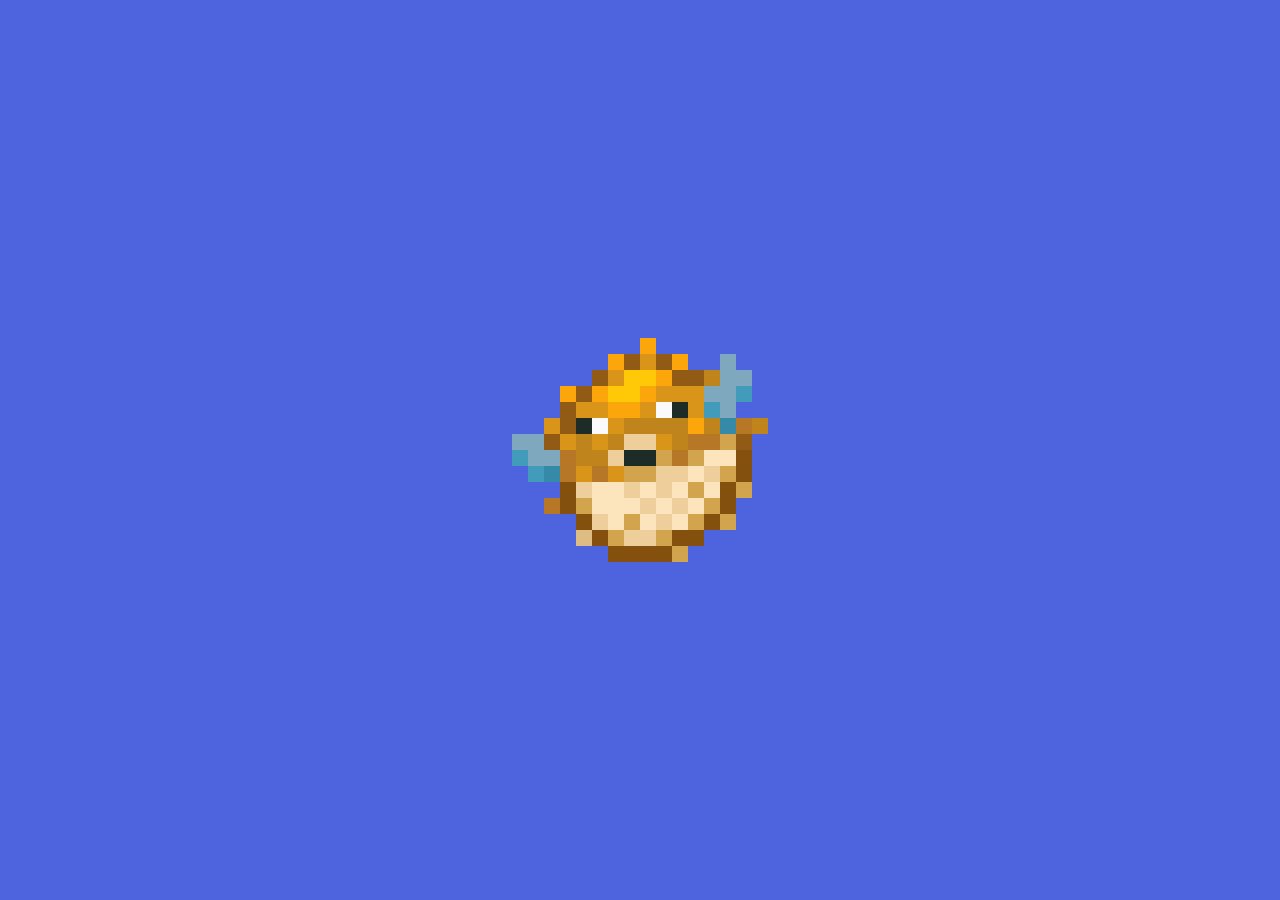
<file: carrot/index.html>
<html>
    <head>
        <link rel="icon" href="./pufferfish_heart.png">
        <link rel="stylesheet" href="style.css">
    </head>
    <body>
        <img src="pufferfish.png" id="img" class="fish" >
        <audio id="audio" loop>
            <source src="eating_carrot.ogg">
        </audio>
        <script src="index.js"></script>
    </body>
</html>
</file>
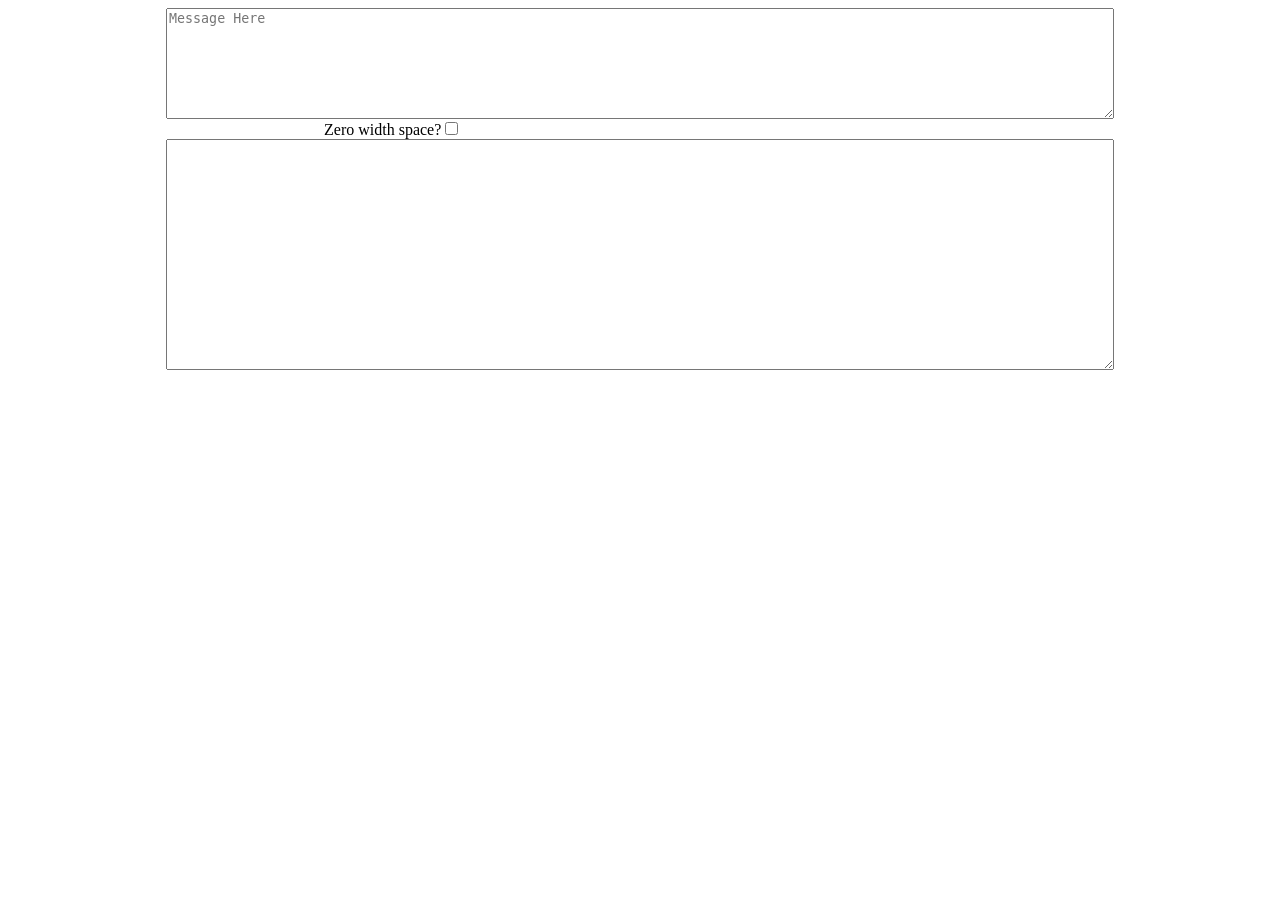
<file: emojify/index.html>
<html>
	<head>
		<script src="index.js"></script>
		<style>
			.oh {
				width: 75%;
				margin: 0 auto;
				display: block;
			}
			.in {
				width: 75%;
				margin: 0 auto;
				display: block;
				min-height: 1em;
			}
		</style>
	</head>
	<body>
		<textarea class="in"
			maxlength="2000"
			placeholder="Message Here"
			wrap="soft"
			oninput="update();"
			rows="7"
			id="in"
		></textarea>
		<div style="margin: auto; width: 50%">Zero width space?<input type="checkbox" id="zws" onchange="update();"/></div>
		<textarea class="oh" 
			id="out"
			readonly
			wrap="soft"
			rows="15"
		></textarea>
	</body>
</html>
</file>
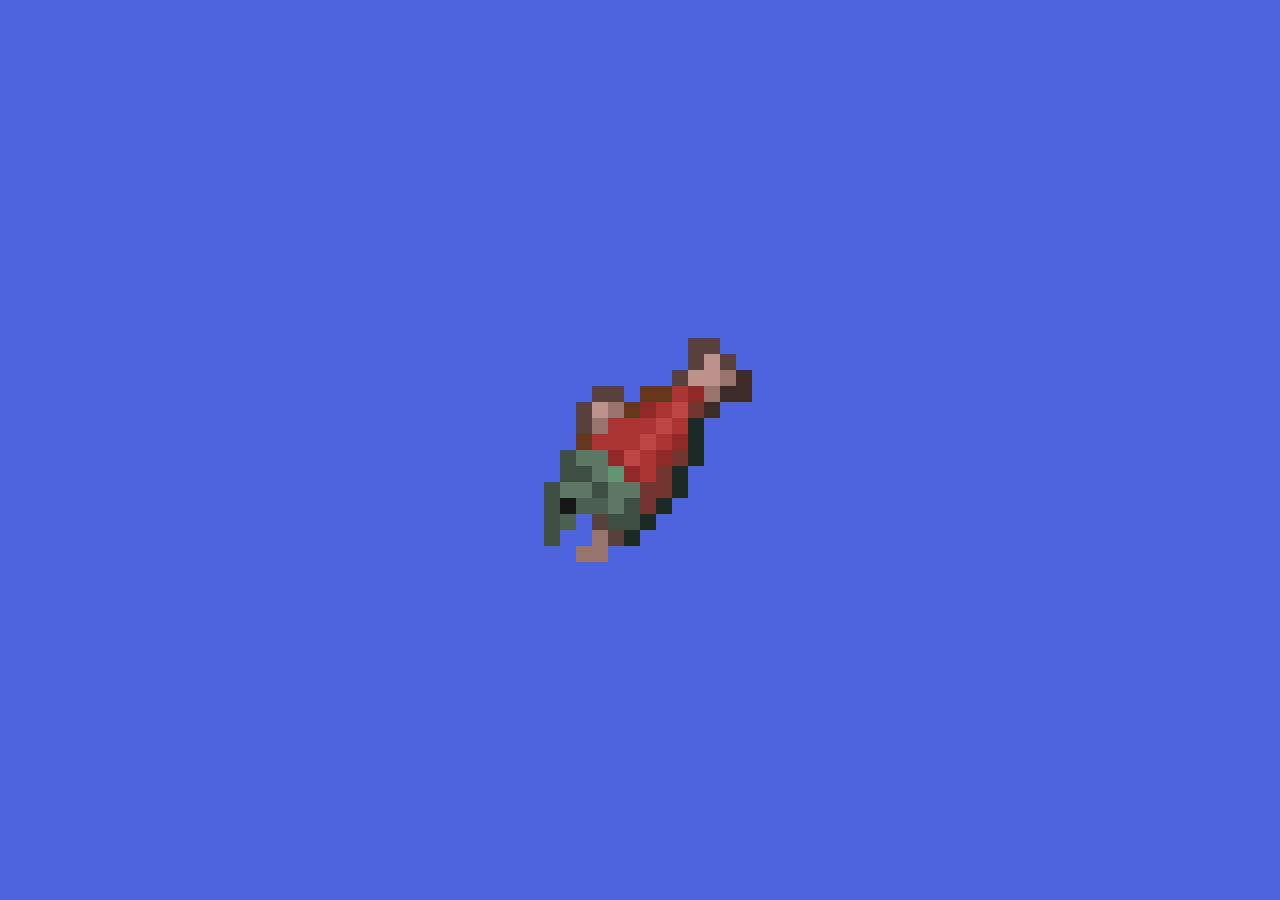
<file: flop/index.html>
<html>
    <head>
        <link rel="icon" href="./salmon_heart.png">
        <link rel="stylesheet" href="style.css">
    </head>
    <body>
        <img src="salmon.png" id="img" class="salmon" >
        <audio id="audio" loop>
            <source src="flop.mp3">
        </audio>
        <script src="index.js"></script>
    </body>
</html>
</file>
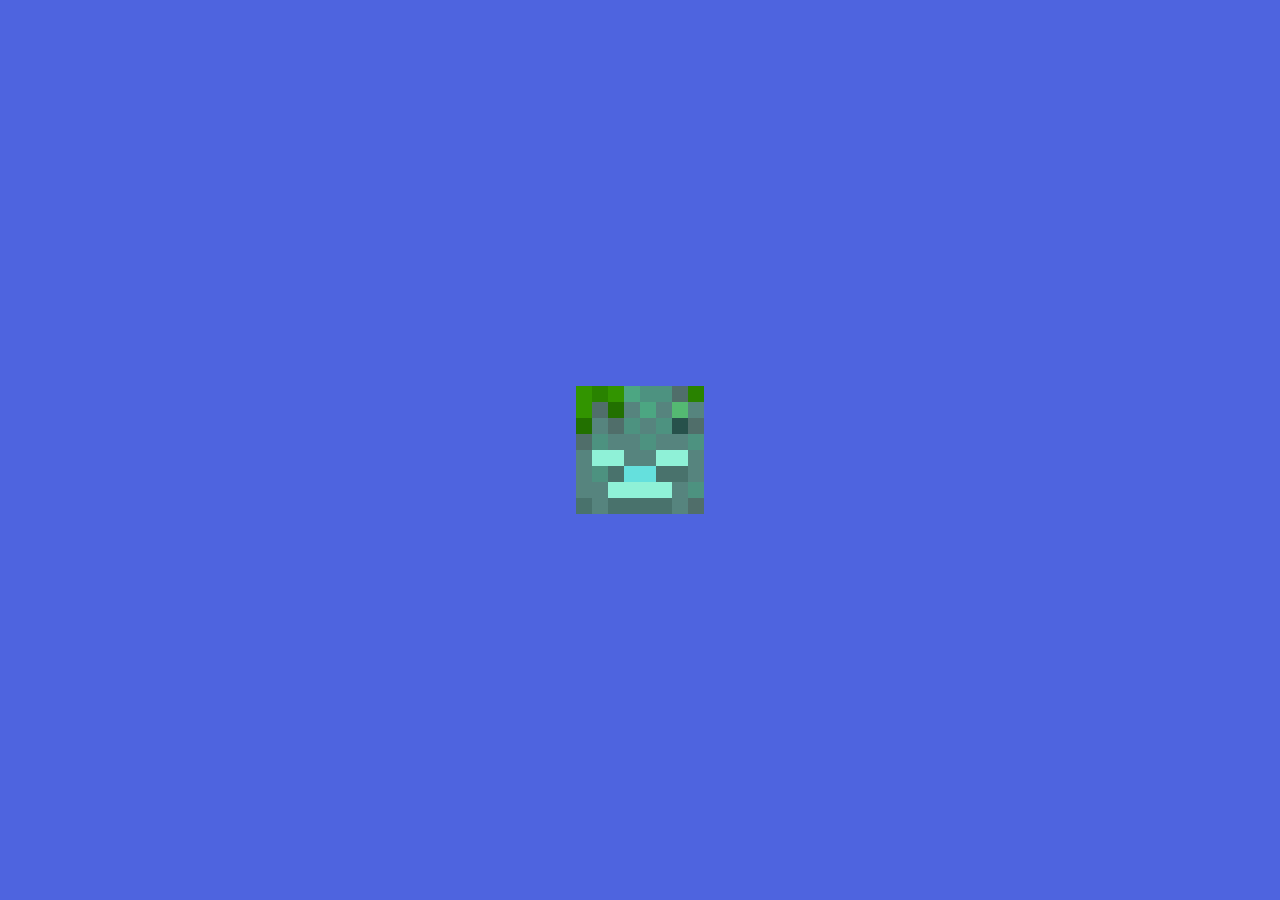
<file: gurgle/index.html>
<html>
    <head>
        <link rel="icon" href="./drowned_heart.png">
        <link rel="stylesheet" href="style.css">
    </head>
    <body>
        <img src="drowned.png" id="img" class="drowned" >
        <audio id="audio" loop>
            <source src="gurgle.mp3">
        </audio>
        <script src="index.js"></script>
    </body>
</html>
</file>
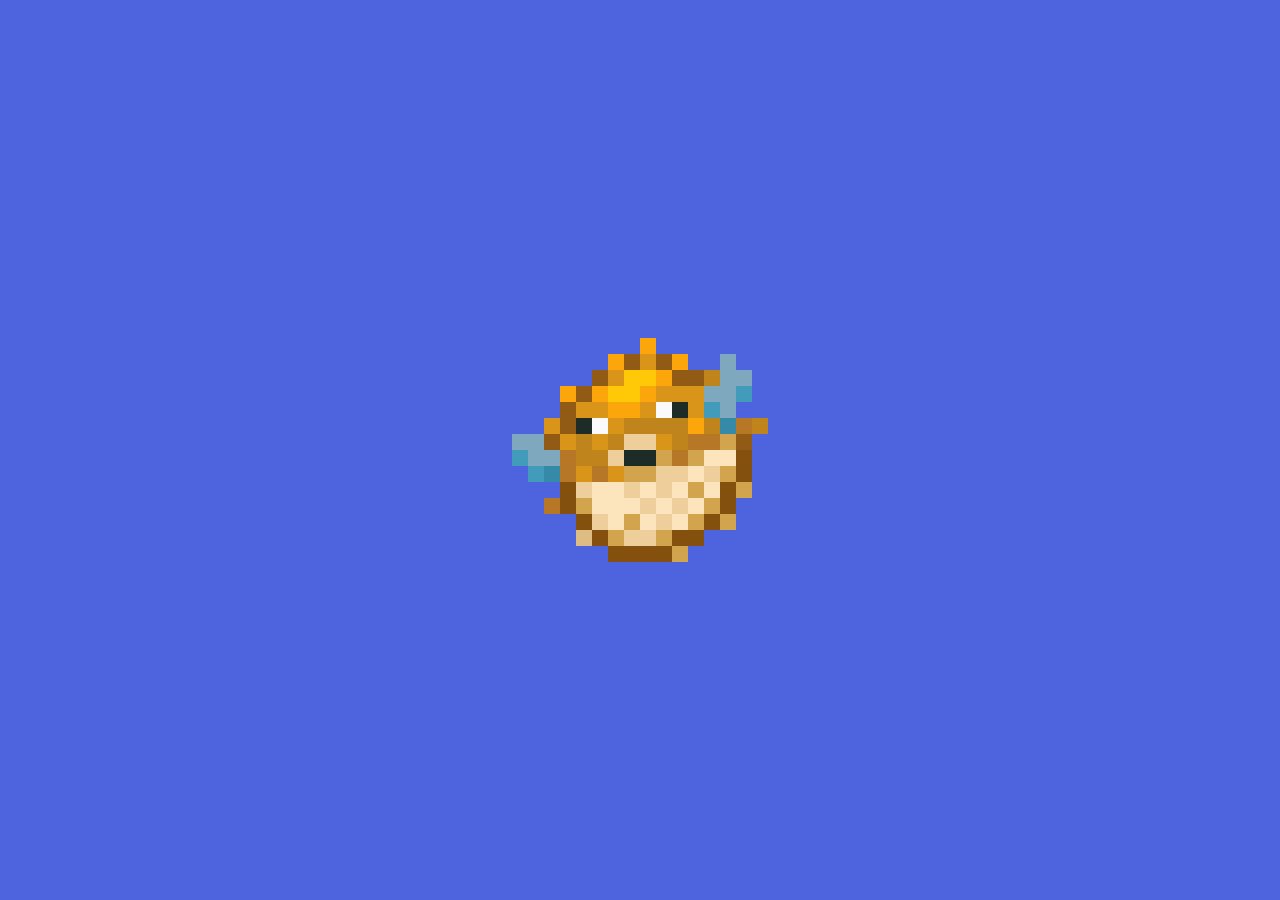
<file: pop/index.html>
<html>
    <head>
        <link rel="icon" href="./pufferfish_heart.png">
        <link rel="stylesheet" href="style.css">
    </head>
    <body>
        <img src="pufferfish.png" id="img" class="fish" >
        <audio id="audio" loop>
            <source src="plop.mp3">
        </audio>
        <script src="index.js"></script>
    </body>
</html>
</file>
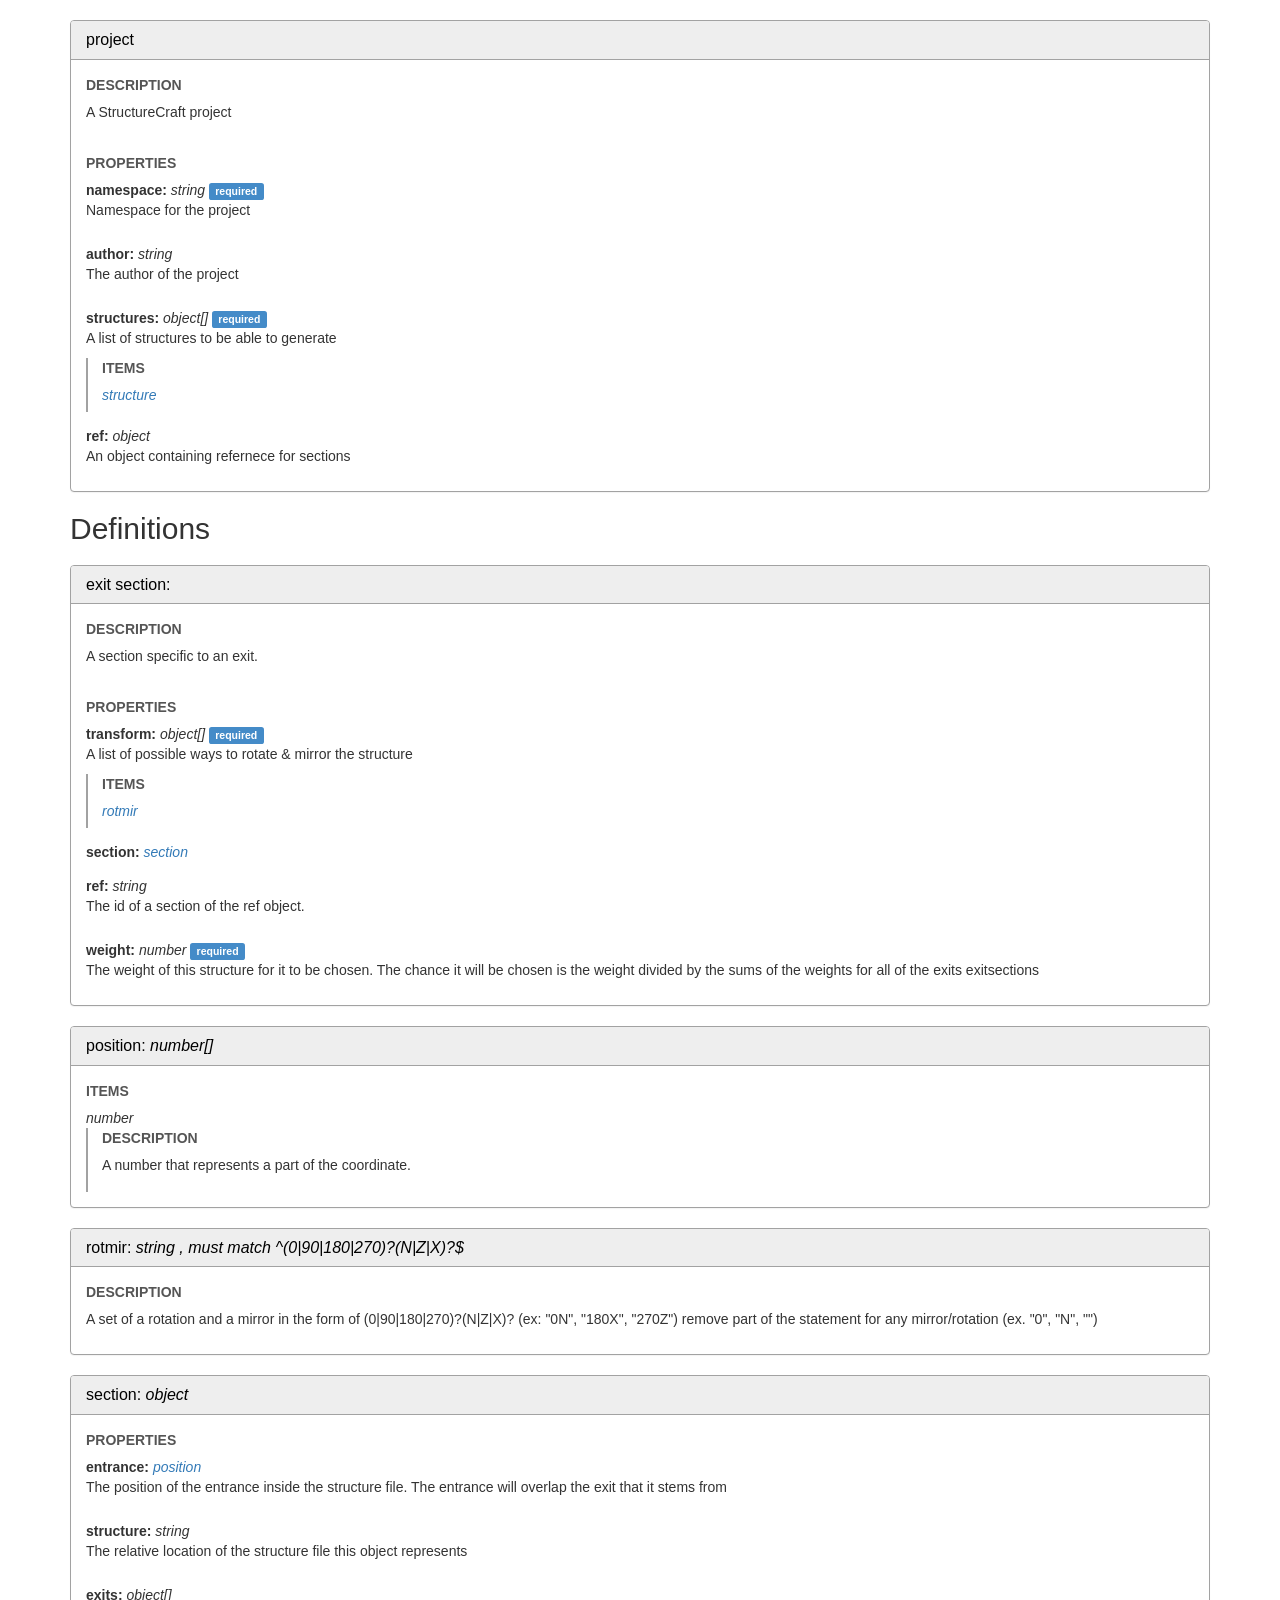
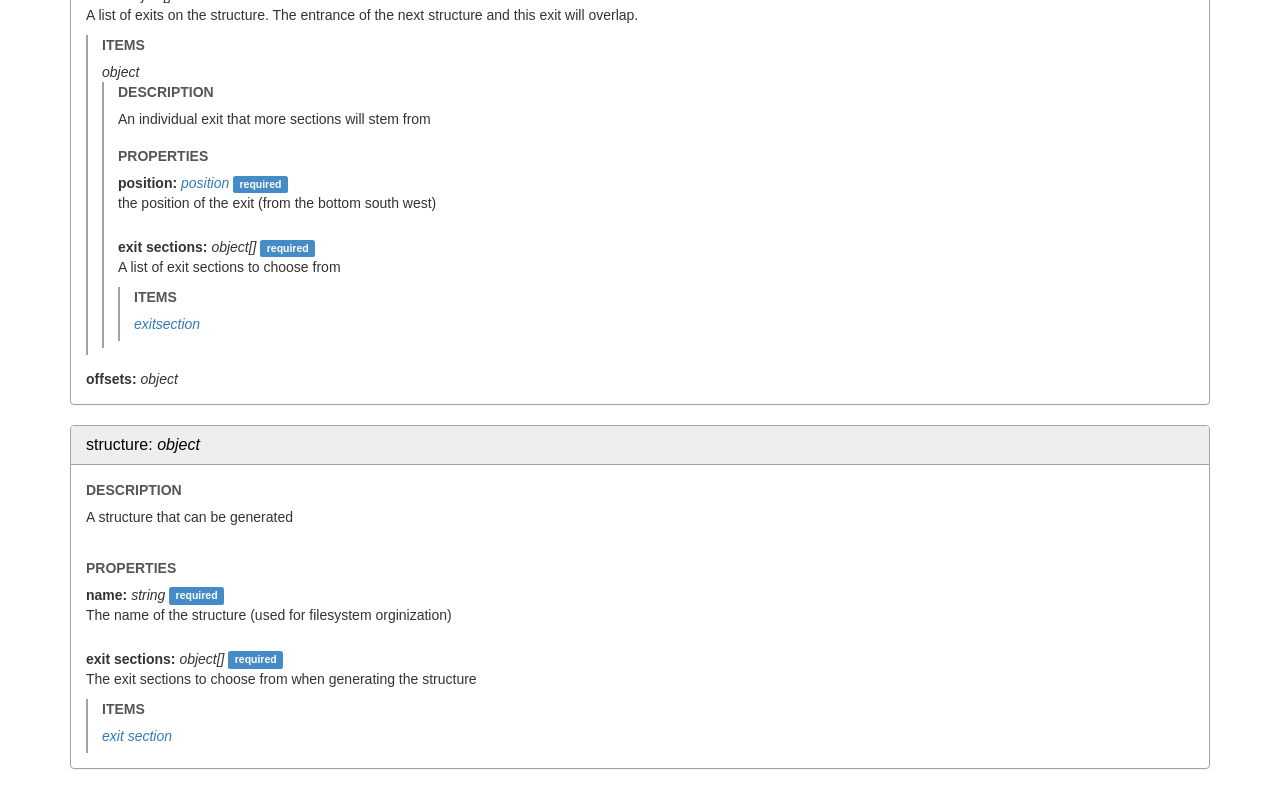
<file: StructureCraft-docs/index.html>
<!DOCTYPE html>
<html>
	<head>
		<link rel="stylesheet" href="main.css">
		<meta charset="UTF-8">
		<title>StructureCraft JSON Structure Documentation</title>
	</head>
	<body>
		<div class="container">
			<div id="definition-project" class="panel panel-definition">
				<div class="panel-heading">
					<h3 class="panel-title">project</h3>
				</div>
				<div class="panel-body">
					<section class="json-schema-description">
						<p>A StructureCraft project</p>
					</section>
					<section class="json-schema-properties">
						<dl>
							<dt data-property-name="namespace">
								<span class="json-property-name">namespace:</span>
								<span class="json-property-type">string</span>
								<span class="json-property-range" title="Value limits"></span>
								<span class="json-property-required"></span>
							</dt>
							<dd>
								<p>Namespace for the project</p>
								<div class="json-inner-schema">
								</div>
							</dd>
							<dt data-property-name="author">
								<span class="json-property-name">author:</span>
								<span class="json-property-type">string</span>
								<span class="json-property-range" title="Value limits"></span>
							</dt>
							<dd>
								<p>The author of the project</p>
								<div class="json-inner-schema">
								</div>
							</dd>
							<dt data-property-name="structures">
								<span class="json-property-name">structures:</span>
								<span class="json-property-type">object[]</span>
								<span class="json-property-range" title="Value limits"></span>
								<span class="json-property-required"></span>
							</dt>
							<dd>
								<p>A list of structures to be able to generate</p>
								<div class="json-inner-schema">
									<section class="json-schema-array-items">
										<span class="json-property-type">    <a class="json-schema-ref" href="#/definitions/structure">structure</a>
										</span>
										<span class="json-property-range" title="Value limits"></span>
										<div class="json-inner-schema">
										</div>
									</section>
								</div>
							</dd>
							<dt data-property-name="ref">
								<span class="json-property-name">ref:</span>
								<span class="json-property-type">object</span>
								<span class="json-property-range" title="Value limits"></span>
							</dt>
							<dd>
								<p>An object containing refernece for sections</p>
								<div class="json-inner-schema">
								</div>
							</dd>
						</dl>
					</section>
				</div>
			</div>
			<h2>Definitions</h2>
			<div id="definition-exit-section" class="panel panel-definition">
				<div class="panel-heading">
					<h3 class="panel-title"><a name="/definitions/exit section"></a>exit section:
						<span class="json-property-type">
						<span class="json-property-type"></span>
						<span class="json-property-range" title="Value limits"></span>
						</span>
					</h3>
				</div>
				<div class="panel-body">
					<section class="json-schema-description">
						<p>A section specific to an exit.</p>
					</section>
					<section class="json-schema-properties">
						<dl>
							<dt data-property-name="transform">
								<span class="json-property-name">transform:</span>
								<span class="json-property-type">object[]</span>
								<span class="json-property-range" title="Value limits"></span>
								<span class="json-property-required"></span>
							</dt>
							<dd>
								<p>A list of possible ways to rotate &amp; mirror the structure</p>
								<div class="json-inner-schema">
									<section class="json-schema-array-items">
										<span class="json-property-type">    <a class="json-schema-ref" href="#/definitions/rotmir">rotmir</a>
										</span>
										<span class="json-property-range" title="Value limits"></span>
										<div class="json-inner-schema">
										</div>
									</section>
								</div>
							</dd>
							<dt data-property-name="section">
								<span class="json-property-name">section:</span>
								<span class="json-property-type">    <a class="json-schema-ref" href="#/definitions/section">section</a>
								</span>
								<span class="json-property-range" title="Value limits"></span>
							</dt>
							<dd>
								<div class="json-inner-schema">
								</div>
							</dd>
							<dt data-property-name="ref">
								<span class="json-property-name">ref:</span>
								<span class="json-property-type">string</span>
								<span class="json-property-range" title="Value limits"></span>
							</dt>
							<dd>
								<p>The id of a section of the ref object.</p>
								<div class="json-inner-schema">
								</div>
							</dd>
							<dt data-property-name="weight">
								<span class="json-property-name">weight:</span>
								<span class="json-property-type">number</span>
								<span class="json-property-range" title="Value limits"></span>
								<span class="json-property-required"></span>
							</dt>
							<dd>
								<p>The weight of this structure for it to be chosen. The chance it will be chosen is the weight divided by the sums of the weights for all of the exits exitsections</p>
								<div class="json-inner-schema">
								</div>
							</dd>
						</dl>
					</section>
				</div>
			</div>
			<div id="definition-position" class="panel panel-definition">
				<div class="panel-heading">
					<h3 class="panel-title"><a name="/definitions/position"></a>position:
						<span class="json-property-type">
						<span class="json-property-type">number[]</span>
						<span class="json-property-range" title="Value limits"></span>
						</span>
					</h3>
				</div>
				<div class="panel-body">
					<section class="json-schema-array-items">
						<span class="json-property-type">number</span>
						<span class="json-property-range" title="Value limits"></span>
						<div class="json-inner-schema">
							<section class="json-schema-description">
								<p>A number that represents a part of the coordinate.</p>
							</section>
						</div>
					</section>
				</div>
			</div>
			<div id="definition-rotmir" class="panel panel-definition">
				<div class="panel-heading">
					<h3 class="panel-title"><a name="/definitions/rotmir"></a>rotmir:
						<span class="json-property-type">
						<span class="json-property-type">string</span>
						<span class="json-property-range" title="Value limits"></span>
						<span class="json-property-pattern" title="String pattern">, must match <span class="json-schema--regex">^(0|90|180|270)?(N|Z|X)?$</span>
						</span>
					</h3>
				</div>
				<div class="panel-body">
					<section class="json-schema-description">
						<p>A set of a rotation and a mirror in the form of (0|90|180|270)?(N|Z|X)? (ex: &quot;0N&quot;, &quot;180X&quot;, &quot;270Z&quot;) remove part of the statement for any mirror/rotation (ex. &quot;0&quot;, &quot;N&quot;, &quot;&quot;)</p>
					</section>
				</div>
			</div>
			<div id="definition-section" class="panel panel-definition">
				<div class="panel-heading">
					<h3 class="panel-title"><a name="/definitions/section"></a>section:
						<span class="json-property-type">
						<span class="json-property-type">object</span>
						<span class="json-property-range" title="Value limits"></span>
						</span>
					</h3>
				</div>
				<div class="panel-body">
					<section class="json-schema-properties">
						<dl>
							<dt data-property-name="entrance">
								<span class="json-property-name">entrance:</span>
								<span class="json-property-type">    <a class="json-schema-ref" href="#/definitions/position">position</a>
								</span>
								<span class="json-property-range" title="Value limits"></span>
							</dt>
							<dd>
								<p>The position of the entrance inside the structure file. The entrance will overlap the exit that it stems from</p>
								<div class="json-inner-schema">
								</div>
							</dd>
							<dt data-property-name="structure">
								<span class="json-property-name">structure:</span>
								<span class="json-property-type">string</span>
								<span class="json-property-range" title="Value limits"></span>
							</dt>
							<dd>
								<p>The relative location of the structure file this object represents</p>
								<div class="json-inner-schema">
								</div>
							</dd>
							<dt data-property-name="exits">
								<span class="json-property-name">exits:</span>
								<span class="json-property-type">object[]</span>
								<span class="json-property-range" title="Value limits"></span>
							</dt>
							<dd>
								<p>A list of exits on the structure. The entrance of the next structure and this exit will overlap.</p>
								<div class="json-inner-schema">
									<section class="json-schema-array-items">
										<span class="json-property-type">object</span>
										<span class="json-property-range" title="Value limits"></span>
										<div class="json-inner-schema">
											<section class="json-schema-description">
												<p>An individual exit that more sections will stem from</p>
											</section>
											<section class="json-schema-properties">
												<dl>
													<dt data-property-name="position">
														<span class="json-property-name">position:</span>
														<span class="json-property-type">    <a class="json-schema-ref" href="#/definitions/position">position</a>
														</span>
														<span class="json-property-range" title="Value limits"></span>
														<span class="json-property-required"></span>
													</dt>
													<dd>
														<p>the position of the exit (from the bottom south west)</p>
														<div class="json-inner-schema">
														</div>
													</dd>
													<dt data-property-name="exit-sections">
														<span class="json-property-name">exit sections:</span>
														<span class="json-property-type">object[]</span>
														<span class="json-property-range" title="Value limits"></span>
														<span class="json-property-required"></span>
													</dt>
													<dd>
														<p>A list of exit sections to choose from</p>
														<div class="json-inner-schema">
															<section class="json-schema-array-items">
																<span class="json-property-type">    <a class="json-schema-ref" href="#/definitions/exitsection">exitsection</a>
																</span>
																<span class="json-property-range" title="Value limits"></span>
																<div class="json-inner-schema">
																</div>
															</section>
														</div>
													</dd>
												</dl>
											</section>
										</div>
									</section>
								</div>
							</dd>
							<dt data-property-name="offsets">
								<span class="json-property-name">offsets:</span>
								<span class="json-property-type">object</span>
								<span class="json-property-range" title="Value limits"></span>
							</dt>
							<dd>
								<div class="json-inner-schema">
								</div>
							</dd>
						</dl>
					</section>
				</div>
			</div>
			<div id="definition-structure" class="panel panel-definition">
				<div class="panel-heading">
					<h3 class="panel-title"><a name="/definitions/structure"></a>structure:
						<span class="json-property-type">
						<span class="json-property-type">object</span>
						<span class="json-property-range" title="Value limits"></span>
						</span>
					</h3>
				</div>
				<div class="panel-body">
					<section class="json-schema-description">
						<p>A structure that can be generated</p>
					</section>
					<section class="json-schema-properties">
						<dl>
							<dt data-property-name="name">
								<span class="json-property-name">name:</span>
								<span class="json-property-type">string</span>
								<span class="json-property-range" title="Value limits"></span>
								<span class="json-property-required"></span>
							</dt>
							<dd>
								<p>The name of the structure (used for filesystem orginization)</p>
								<div class="json-inner-schema">
								</div>
							</dd>
							<dt data-property-name="exit-sections">
								<span class="json-property-name">exit sections:</span>
								<span class="json-property-type">object[]</span>
								<span class="json-property-range" title="Value limits"></span>
								<span class="json-property-required"></span>
							</dt>
							<dd>
								<p>The exit sections to choose from when generating the structure</p>
								<div class="json-inner-schema">
									<section class="json-schema-array-items">
										<span class="json-property-type">    <a class="json-schema-ref" href="#/definitions/exit section">exit section</a>
										</span>
										<span class="json-property-range" title="Value limits"></span>
										<div class="json-inner-schema">
										</div>
									</section>
								</div>
							</dd>
						</dl>
					</section>
				</div>
			</div>
		</div>
	</body>
</html>
</file>
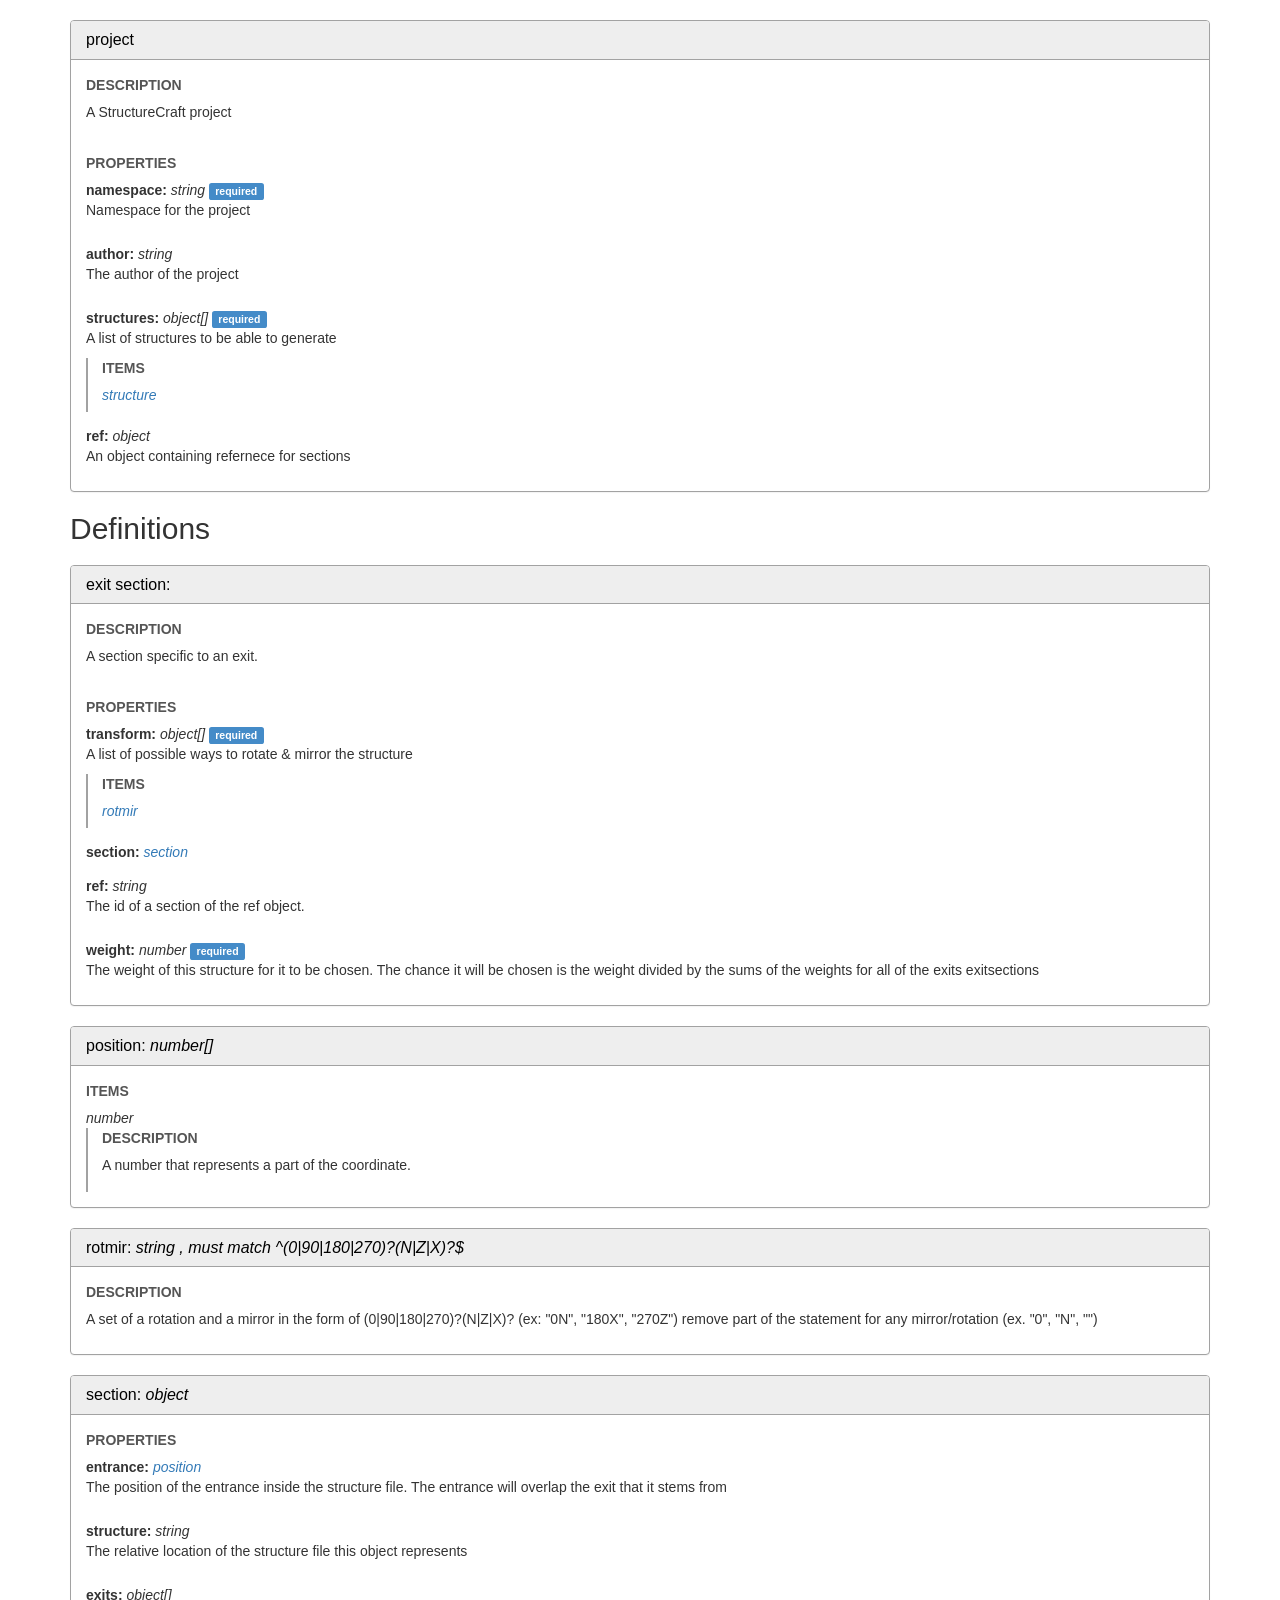
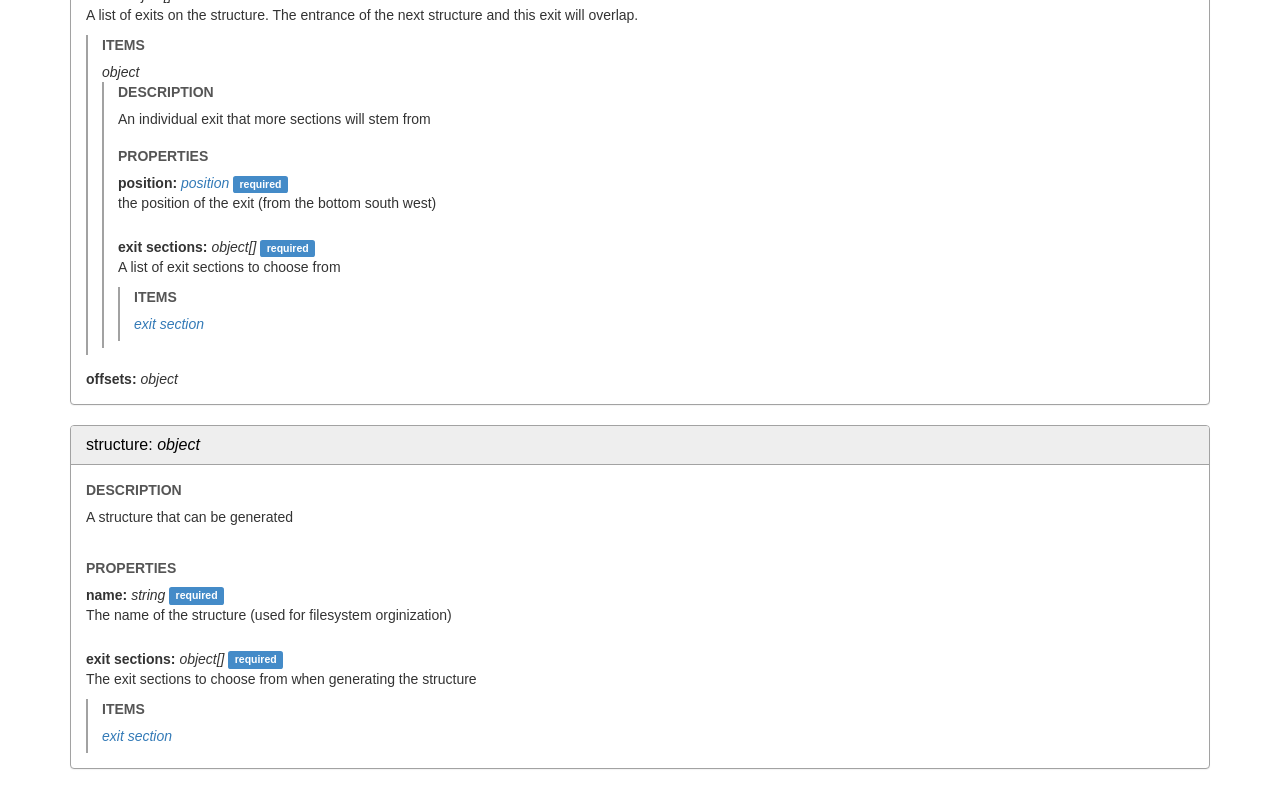
<file: structurecraft-docs/index.html>
<!DOCTYPE html>
<html>
	<head>
		<link rel="stylesheet" href="main.css">
		<meta charset="UTF-8">
		<title>StructureCraft JSON Structure Documentation</title>
	</head>
	<body>
		<div class="container">
			<div id="definition-project" class="panel panel-definition">
				<div class="panel-heading">
					<h3 class="panel-title">project</h3>
				</div>
				<div class="panel-body">
					<section class="json-schema-description">
						<p>A StructureCraft project</p>
					</section>
					<section class="json-schema-properties">
						<dl>
							<dt data-property-name="namespace">
								<span class="json-property-name">namespace:</span>
								<span class="json-property-type">string</span>
								<span class="json-property-range" title="Value limits"></span>
								<span class="json-property-required"></span>
							</dt>
							<dd>
								<p>Namespace for the project</p>
								<div class="json-inner-schema">
								</div>
							</dd>
							<dt data-property-name="author">
								<span class="json-property-name">author:</span>
								<span class="json-property-type">string</span>
								<span class="json-property-range" title="Value limits"></span>
							</dt>
							<dd>
								<p>The author of the project</p>
								<div class="json-inner-schema">
								</div>
							</dd>
							<dt data-property-name="structures">
								<span class="json-property-name">structures:</span>
								<span class="json-property-type">object[]</span>
								<span class="json-property-range" title="Value limits"></span>
								<span class="json-property-required"></span>
							</dt>
							<dd>
								<p>A list of structures to be able to generate</p>
								<div class="json-inner-schema">
									<section class="json-schema-array-items">
										<span class="json-property-type">    <a class="json-schema-ref" href="#/definitions/structure">structure</a>
										</span>
										<span class="json-property-range" title="Value limits"></span>
										<div class="json-inner-schema">
										</div>
									</section>
								</div>
							</dd>
							<dt data-property-name="ref">
								<span class="json-property-name">ref:</span>
								<span class="json-property-type">object</span>
								<span class="json-property-range" title="Value limits"></span>
							</dt>
							<dd>
								<p>An object containing refernece for sections</p>
								<div class="json-inner-schema">
								</div>
							</dd>
						</dl>
					</section>
				</div>
			</div>
			<h2>Definitions</h2>
			<div id="definition-exit-section" class="panel panel-definition">
				<div class="panel-heading">
					<h3 class="panel-title"><a name="/definitions/exit section"></a>exit section:
						<span class="json-property-type">
						<span class="json-property-type"></span>
						<span class="json-property-range" title="Value limits"></span>
						</span>
					</h3>
				</div>
				<div class="panel-body">
					<section class="json-schema-description">
						<p>A section specific to an exit.</p>
					</section>
					<section class="json-schema-properties">
						<dl>
							<dt data-property-name="transform">
								<span class="json-property-name">transform:</span>
								<span class="json-property-type">object[]</span>
								<span class="json-property-range" title="Value limits"></span>
								<span class="json-property-required"></span>
							</dt>
							<dd>
								<p>A list of possible ways to rotate &amp; mirror the structure</p>
								<div class="json-inner-schema">
									<section class="json-schema-array-items">
										<span class="json-property-type">    <a class="json-schema-ref" href="#/definitions/rotmir">rotmir</a>
										</span>
										<span class="json-property-range" title="Value limits"></span>
										<div class="json-inner-schema">
										</div>
									</section>
								</div>
							</dd>
							<dt data-property-name="section">
								<span class="json-property-name">section:</span>
								<span class="json-property-type">    <a class="json-schema-ref" href="#/definitions/section">section</a>
								</span>
								<span class="json-property-range" title="Value limits"></span>
							</dt>
							<dd>
								<div class="json-inner-schema">
								</div>
							</dd>
							<dt data-property-name="ref">
								<span class="json-property-name">ref:</span>
								<span class="json-property-type">string</span>
								<span class="json-property-range" title="Value limits"></span>
							</dt>
							<dd>
								<p>The id of a section of the ref object.</p>
								<div class="json-inner-schema">
								</div>
							</dd>
							<dt data-property-name="weight">
								<span class="json-property-name">weight:</span>
								<span class="json-property-type">number</span>
								<span class="json-property-range" title="Value limits"></span>
								<span class="json-property-required"></span>
							</dt>
							<dd>
								<p>The weight of this structure for it to be chosen. The chance it will be chosen is the weight divided by the sums of the weights for all of the exits exitsections</p>
								<div class="json-inner-schema">
								</div>
							</dd>
						</dl>
					</section>
				</div>
			</div>
			<div id="definition-position" class="panel panel-definition">
				<div class="panel-heading">
					<h3 class="panel-title"><a name="/definitions/position"></a>position:
						<span class="json-property-type">
						<span class="json-property-type">number[]</span>
						<span class="json-property-range" title="Value limits"></span>
						</span>
					</h3>
				</div>
				<div class="panel-body">
					<section class="json-schema-array-items">
						<span class="json-property-type">number</span>
						<span class="json-property-range" title="Value limits"></span>
						<div class="json-inner-schema">
							<section class="json-schema-description">
								<p>A number that represents a part of the coordinate.</p>
							</section>
						</div>
					</section>
				</div>
			</div>
			<div id="definition-rotmir" class="panel panel-definition">
				<div class="panel-heading">
					<h3 class="panel-title"><a name="/definitions/rotmir"></a>rotmir:
						<span class="json-property-type">
						<span class="json-property-type">string</span>
						<span class="json-property-range" title="Value limits"></span>
						<span class="json-property-pattern" title="String pattern">, must match <span class="json-schema--regex">^(0|90|180|270)?(N|Z|X)?$</span>
						</span>
					</h3>
				</div>
				<div class="panel-body">
					<section class="json-schema-description">
						<p>A set of a rotation and a mirror in the form of (0|90|180|270)?(N|Z|X)? (ex: &quot;0N&quot;, &quot;180X&quot;, &quot;270Z&quot;) remove part of the statement for any mirror/rotation (ex. &quot;0&quot;, &quot;N&quot;, &quot;&quot;)</p>
					</section>
				</div>
			</div>
			<div id="definition-section" class="panel panel-definition">
				<div class="panel-heading">
					<h3 class="panel-title"><a name="/definitions/section"></a>section:
						<span class="json-property-type">
						<span class="json-property-type">object</span>
						<span class="json-property-range" title="Value limits"></span>
						</span>
					</h3>
				</div>
				<div class="panel-body">
					<section class="json-schema-properties">
						<dl>
							<dt data-property-name="entrance">
								<span class="json-property-name">entrance:</span>
								<span class="json-property-type">    <a class="json-schema-ref" href="#/definitions/position">position</a>
								</span>
								<span class="json-property-range" title="Value limits"></span>
							</dt>
							<dd>
								<p>The position of the entrance inside the structure file. The entrance will overlap the exit that it stems from</p>
								<div class="json-inner-schema">
								</div>
							</dd>
							<dt data-property-name="structure">
								<span class="json-property-name">structure:</span>
								<span class="json-property-type">string</span>
								<span class="json-property-range" title="Value limits"></span>
							</dt>
							<dd>
								<p>The relative location of the structure file this object represents</p>
								<div class="json-inner-schema">
								</div>
							</dd>
							<dt data-property-name="exits">
								<span class="json-property-name">exits:</span>
								<span class="json-property-type">object[]</span>
								<span class="json-property-range" title="Value limits"></span>
							</dt>
							<dd>
								<p>A list of exits on the structure. The entrance of the next structure and this exit will overlap.</p>
								<div class="json-inner-schema">
									<section class="json-schema-array-items">
										<span class="json-property-type">object</span>
										<span class="json-property-range" title="Value limits"></span>
										<div class="json-inner-schema">
											<section class="json-schema-description">
												<p>An individual exit that more sections will stem from</p>
											</section>
											<section class="json-schema-properties">
												<dl>
													<dt data-property-name="position">
														<span class="json-property-name">position:</span>
														<span class="json-property-type">    <a class="json-schema-ref" href="#/definitions/position">position</a>
														</span>
														<span class="json-property-range" title="Value limits"></span>
														<span class="json-property-required"></span>
													</dt>
													<dd>
														<p>the position of the exit (from the bottom south west)</p>
														<div class="json-inner-schema">
														</div>
													</dd>
													<dt data-property-name="exit-sections">
														<span class="json-property-name">exit sections:</span>
														<span class="json-property-type">object[]</span>
														<span class="json-property-range" title="Value limits"></span>
														<span class="json-property-required"></span>
													</dt>
													<dd>
														<p>A list of exit sections to choose from</p>
														<div class="json-inner-schema">
															<section class="json-schema-array-items">
																<span class="json-property-type">    <a class="json-schema-ref" href="#/definitions/exit section">exit section</a>
																</span>
																<span class="json-property-range" title="Value limits"></span>
																<div class="json-inner-schema">
																</div>
															</section>
														</div>
													</dd>
												</dl>
											</section>
										</div>
									</section>
								</div>
							</dd>
							<dt data-property-name="offsets">
								<span class="json-property-name">offsets:</span>
								<span class="json-property-type">object</span>
								<span class="json-property-range" title="Value limits"></span>
							</dt>
							<dd>
								<div class="json-inner-schema">
								</div>
							</dd>
						</dl>
					</section>
				</div>
			</div>
			<div id="definition-structure" class="panel panel-definition">
				<div class="panel-heading">
					<h3 class="panel-title"><a name="/definitions/structure"></a>structure:
						<span class="json-property-type">
						<span class="json-property-type">object</span>
						<span class="json-property-range" title="Value limits"></span>
						</span>
					</h3>
				</div>
				<div class="panel-body">
					<section class="json-schema-description">
						<p>A structure that can be generated</p>
					</section>
					<section class="json-schema-properties">
						<dl>
							<dt data-property-name="name">
								<span class="json-property-name">name:</span>
								<span class="json-property-type">string</span>
								<span class="json-property-range" title="Value limits"></span>
								<span class="json-property-required"></span>
							</dt>
							<dd>
								<p>The name of the structure (used for filesystem orginization)</p>
								<div class="json-inner-schema">
								</div>
							</dd>
							<dt data-property-name="exit-sections">
								<span class="json-property-name">exit sections:</span>
								<span class="json-property-type">object[]</span>
								<span class="json-property-range" title="Value limits"></span>
								<span class="json-property-required"></span>
							</dt>
							<dd>
								<p>The exit sections to choose from when generating the structure</p>
								<div class="json-inner-schema">
									<section class="json-schema-array-items">
										<span class="json-property-type">    <a class="json-schema-ref" href="#/definitions/exit section">exit section</a>
										</span>
										<span class="json-property-range" title="Value limits"></span>
										<div class="json-inner-schema">
										</div>
									</section>
								</div>
							</dd>
						</dl>
					</section>
				</div>
			</div>
		</div>
	</body>
</html>
</file>
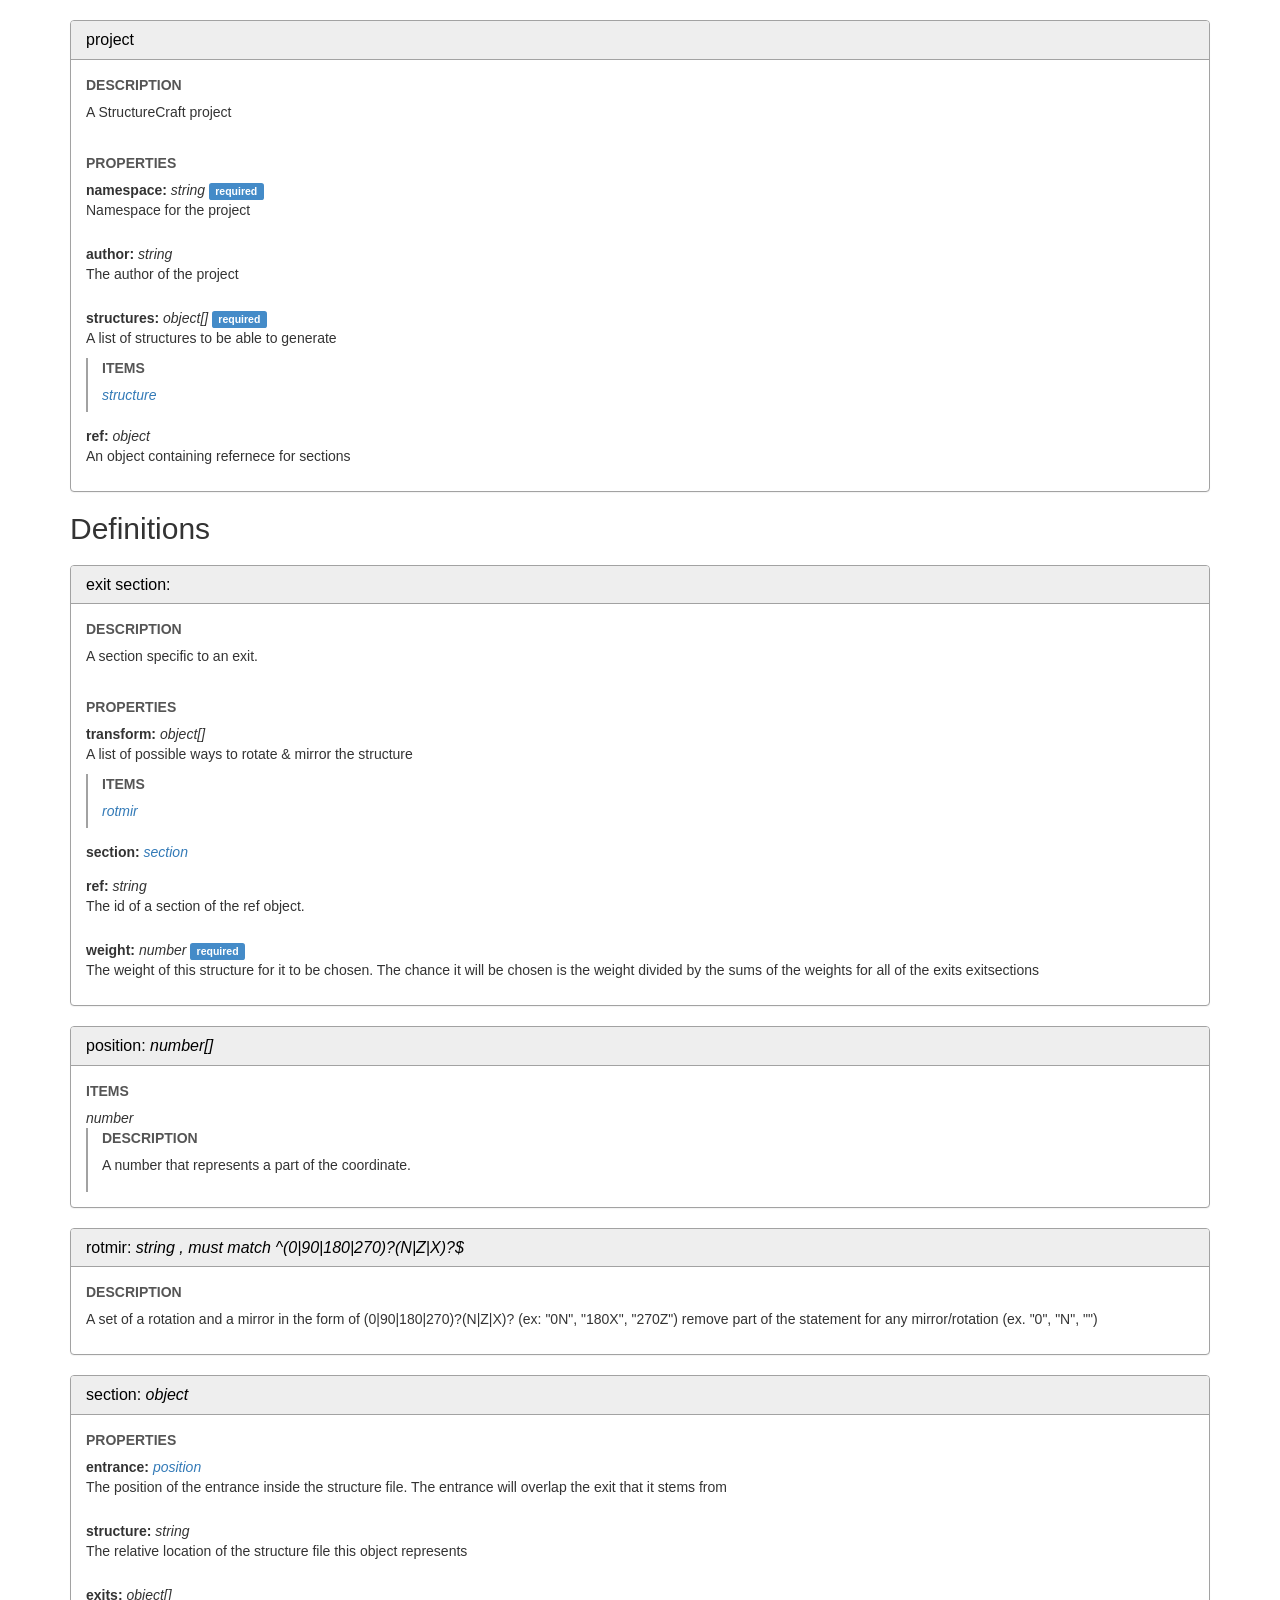
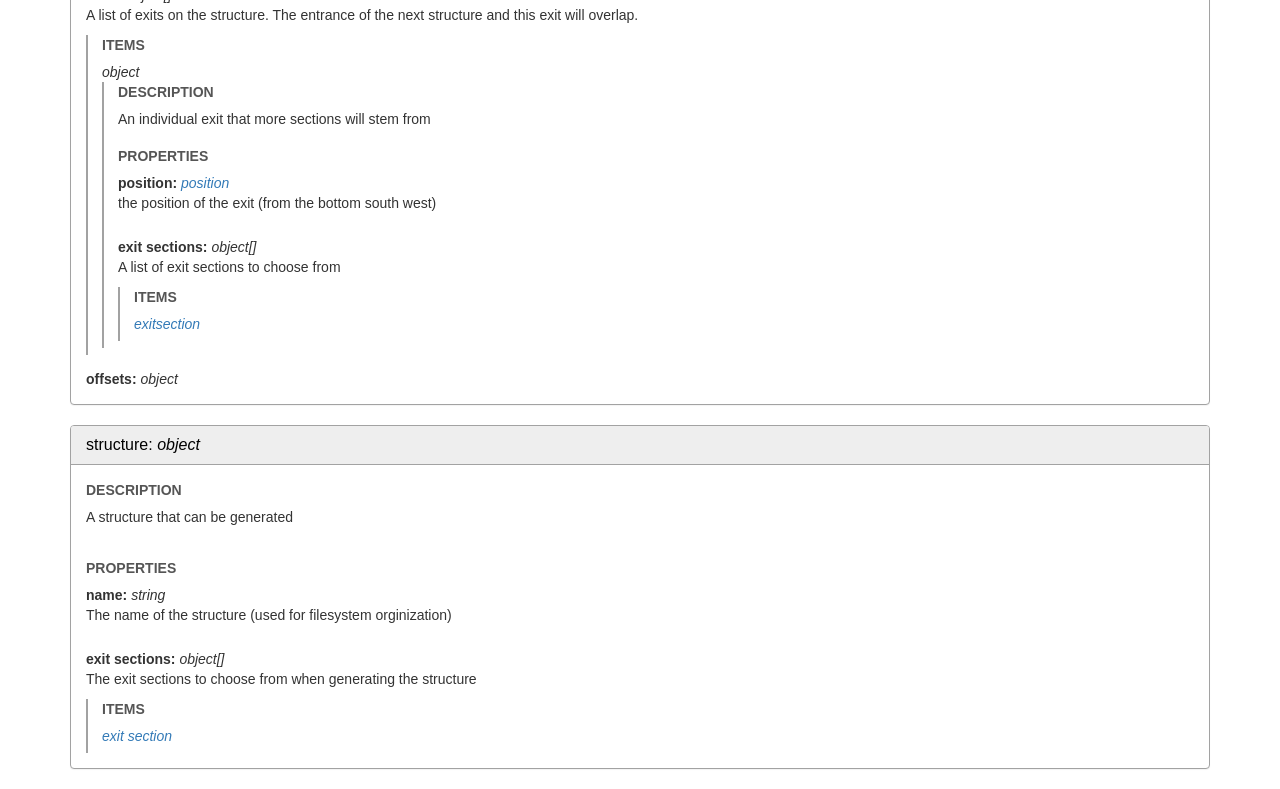
<file: StructureCraft-json-docs/index.html>
<!DOCTYPE html>
<html>
   <head>
	  <link rel="stylesheet" href="main.css">
	  <meta charset="UTF-8">
	  <title>StructureCraft JSON Structure Documentation</title>
   </head>
   <body>
	  <div class="container">
		 <div id="definition-project" class="panel panel-definition">
			<div class="panel-heading">
			   <h3 class="panel-title">project</h3>
			</div>
			<div class="panel-body">
			   <section class="json-schema-description">
				  <p>A StructureCraft project</p>
			   </section>
			   <section class="json-schema-properties">
				  <dl>
					 <dt data-property-name="namespace">
						<span class="json-property-name">namespace:</span>
						<span class="json-property-type">string</span>
						<span class="json-property-range" title="Value limits"></span>
						<span class="json-property-required"></span>
					 </dt>
					 <dd>
						<p>Namespace for the project</p>
						<div class="json-inner-schema"> </div>
					 </dd>
					 <dt data-property-name="author">
						<span class="json-property-name">author:</span>
						<span class="json-property-type">string</span>
						<span class="json-property-range" title="Value limits"></span>
					 </dt>
					 <dd>
						<p>The author of the project</p>
						<div class="json-inner-schema"> </div>
					 </dd>
					 <dt data-property-name="structures">
						<span class="json-property-name">structures:</span>
						<span class="json-property-type">object[]</span>
						<span class="json-property-range" title="Value limits"></span>
						<span class="json-property-required"></span>
					 </dt>
					 <dd>
						<p>A list of structures to be able to generate</p>
						<div class="json-inner-schema">
						   <section class="json-schema-array-items">
							  <span class="json-property-type">    <a class="json-schema-ref" href="#/definitions/structure">structure</a>
							  </span> <span class="json-property-range" title="Value limits"></span>
							  <div class="json-inner-schema"> </div>
						   </section>
						</div>
					 </dd>
					 <dt data-property-name="ref">
						<span class="json-property-name">ref:</span>
						<span class="json-property-type">object</span>
						<span class="json-property-range" title="Value limits"></span>
					 </dt>
					 <dd>
						<p>An object containing refernece for sections</p>
						<div class="json-inner-schema"> </div>
					 </dd>
				  </dl>
			   </section>
			</div>
		 </div>
		 <h2>Definitions</h2>
		 <div id="definition-exit-section" class="panel panel-definition">
			<div class="panel-heading">
			   <h3 class="panel-title"><a name="/definitions/exit section"></a>exit section:
				  <span class="json-property-type">
				  <span class="json-property-type"></span>
				  <span class="json-property-range" title="Value limits"></span>
				  </span>
			   </h3>
			</div>
			<div class="panel-body">
			   <section class="json-schema-description">
				  <p>A section specific to an exit.</p>
			   </section>
			   <section class="json-schema-properties">
				  <dl>
					 <dt data-property-name="transform">
						<span class="json-property-name">transform:</span>
						<span class="json-property-type">object[]</span>
						<span class="json-property-range" title="Value limits"></span>
					 </dt>
					 <dd>
						<p>A list of possible ways to rotate &amp; mirror the structure</p>
						<div class="json-inner-schema">
						   <section class="json-schema-array-items">
							  <span class="json-property-type">    <a class="json-schema-ref" href="#/definitions/rotmir">rotmir</a>
							  </span> <span class="json-property-range" title="Value limits"></span>
							  <div class="json-inner-schema"> </div>
						   </section>
						</div>
					 </dd>
					 <dt data-property-name="section">
						<span class="json-property-name">section:</span>
						<span class="json-property-type">    <a class="json-schema-ref" href="#/definitions/section">section</a>
						</span>
						<span class="json-property-range" title="Value limits"></span>
					 </dt>
					 <dd>
						<div class="json-inner-schema"> </div>
					 </dd>
					 <dt data-property-name="ref">
						<span class="json-property-name">ref:</span>
						<span class="json-property-type">string</span>
						<span class="json-property-range" title="Value limits"></span>
					 </dt>
					 <dd>
						<p>The id of a section of the ref object.</p>
						<div class="json-inner-schema"> </div>
					 </dd>
					 <dt data-property-name="weight">
						<span class="json-property-name">weight:</span>
						<span class="json-property-type">number</span>
						<span class="json-property-range" title="Value limits"></span>
						<span class="json-property-required"></span>
					 </dt>
					 <dd>
						<p>The weight of this structure for it to be chosen. The chance it will be chosen is the weight divided by the sums of the weights for all of the exits exitsections</p>
						<div class="json-inner-schema"> </div>
					 </dd>
				  </dl>
			   </section>
			</div>
		 </div>
		 <div id="definition-position" class="panel panel-definition">
			<div class="panel-heading">
			   <h3 class="panel-title"><a name="/definitions/position"></a>position:
				  <span class="json-property-type">
				  <span class="json-property-type">number[]</span>
				  <span class="json-property-range" title="Value limits"></span>
				  </span>
			   </h3>
			</div>
			<div class="panel-body">
			   <section class="json-schema-array-items">
				  <span class="json-property-type">number</span> <span class="json-property-range" title="Value limits"></span>
				  <div class="json-inner-schema">
					 <section class="json-schema-description">
						<p>A number that represents a part of the coordinate.</p>
					 </section>
				  </div>
			   </section>
			</div>
		 </div>
		 <div id="definition-rotmir" class="panel panel-definition">
			<div class="panel-heading">
			   <h3 class="panel-title"><a name="/definitions/rotmir"></a>rotmir:
				  <span class="json-property-type">
				  <span class="json-property-type">string</span>
				  <span class="json-property-range" title="Value limits"></span>
				  <span class="json-property-pattern" title="String pattern">, must match <span class="json-schema--regex">^(0|90|180|270)?(N|Z|X)?$</span>
				  </span>
			   </h3>
			</div>
			<div class="panel-body">
			   <section class="json-schema-description">
				  <p>A set of a rotation and a mirror in the form of (0|90|180|270)?(N|Z|X)? (ex: &quot;0N&quot;, &quot;180X&quot;, &quot;270Z&quot;) remove part of the statement for any mirror/rotation (ex. &quot;0&quot;, &quot;N&quot;, &quot;&quot;)</p>
			   </section>
			</div>
		 </div>
		 <div id="definition-section" class="panel panel-definition">
			<div class="panel-heading">
			   <h3 class="panel-title"><a name="/definitions/section"></a>section:
				  <span class="json-property-type">
				  <span class="json-property-type">object</span>
				  <span class="json-property-range" title="Value limits"></span>
				  </span>
			   </h3>
			</div>
			<div class="panel-body">
			   <section class="json-schema-properties">
				  <dl>
					 <dt data-property-name="entrance">
						<span class="json-property-name">entrance:</span>
						<span class="json-property-type">    <a class="json-schema-ref" href="#/definitions/position">position</a>
						</span>
						<span class="json-property-range" title="Value limits"></span>
					 </dt>
					 <dd>
						<p>The position of the entrance inside the structure file. The entrance will overlap the exit that it stems from</p>
						<div class="json-inner-schema"> </div>
					 </dd>
					 <dt data-property-name="structure">
						<span class="json-property-name">structure:</span>
						<span class="json-property-type">string</span>
						<span class="json-property-range" title="Value limits"></span>
					 </dt>
					 <dd>
						<p>The relative location of the structure file this object represents</p>
						<div class="json-inner-schema"> </div>
					 </dd>
					 <dt data-property-name="exits">
						<span class="json-property-name">exits:</span>
						<span class="json-property-type">object[]</span>
						<span class="json-property-range" title="Value limits"></span>
					 </dt>
					 <dd>
						<p>A list of exits on the structure. The entrance of the next structure and this exit will overlap.</p>
						<div class="json-inner-schema">
						   <section class="json-schema-array-items">
							  <span class="json-property-type">object</span> <span class="json-property-range" title="Value limits"></span>
							  <div class="json-inner-schema">
								 <section class="json-schema-description">
									<p>An individual exit that more sections will stem from</p>
								 </section>
								 <section class="json-schema-properties">
									<dl>
									   <dt data-property-name="position">
										  <span class="json-property-name">position:</span>
										  <span class="json-property-type">    <a class="json-schema-ref" href="#/definitions/position">position</a>
										  </span>
										  <span class="json-property-range" title="Value limits"></span>
									   </dt>
									   <dd>
										  <p>the position of the exit (from the bottom south west)</p>
										  <div class="json-inner-schema"> </div>
									   </dd>
									   <dt data-property-name="exit-sections">
										  <span class="json-property-name">exit sections:</span>
										  <span class="json-property-type">object[]</span>
										  <span class="json-property-range" title="Value limits"></span>
									   </dt>
									   <dd>
										  <p>A list of exit sections to choose from</p>
										  <div class="json-inner-schema">
											 <section class="json-schema-array-items">
												<span class="json-property-type">    <a class="json-schema-ref" href="#/definitions/exitsection">exitsection</a>
												</span> <span class="json-property-range" title="Value limits"></span>
												<div class="json-inner-schema"> </div>
											 </section>
										  </div>
									   </dd>
									</dl>
								 </section>
							  </div>
						   </section>
						</div>
					 </dd>
					 <dt data-property-name="offsets">
						<span class="json-property-name">offsets:</span>
						<span class="json-property-type">object</span>
						<span class="json-property-range" title="Value limits"></span>
					 </dt>
					 <dd>
						<div class="json-inner-schema"> </div>
					 </dd>
				  </dl>
			   </section>
			</div>
		 </div>
		 <div id="definition-structure" class="panel panel-definition">
			<div class="panel-heading">
			   <h3 class="panel-title"><a name="/definitions/structure"></a>structure:
				  <span class="json-property-type">
				  <span class="json-property-type">object</span>
				  <span class="json-property-range" title="Value limits"></span>
				  </span>
			   </h3>
			</div>
			<div class="panel-body">
			   <section class="json-schema-description">
				  <p>A structure that can be generated</p>
			   </section>
			   <section class="json-schema-properties">
				  <dl>
					 <dt data-property-name="name">
						<span class="json-property-name">name:</span>
						<span class="json-property-type">string</span>
						<span class="json-property-range" title="Value limits"></span>
					 </dt>
					 <dd>
						<p>The name of the structure (used for filesystem orginization)</p>
						<div class="json-inner-schema"> </div>
					 </dd>
					 <dt data-property-name="exit-sections">
						<span class="json-property-name">exit sections:</span>
						<span class="json-property-type">object[]</span>
						<span class="json-property-range" title="Value limits"></span>
					 </dt>
					 <dd>
						<p>The exit sections to choose from when generating the structure</p>
						<div class="json-inner-schema">
						   <section class="json-schema-array-items">
							  <span class="json-property-type">    <a class="json-schema-ref" href="#/definitions/exit section">exit section</a>
							  </span> <span class="json-property-range" title="Value limits"></span>
							  <div class="json-inner-schema"> </div>
						   </section>
						</div>
					 </dd>
				  </dl>
			   </section>
			</div>
		 </div>
	  </div>
   </body>
</html>
</file>
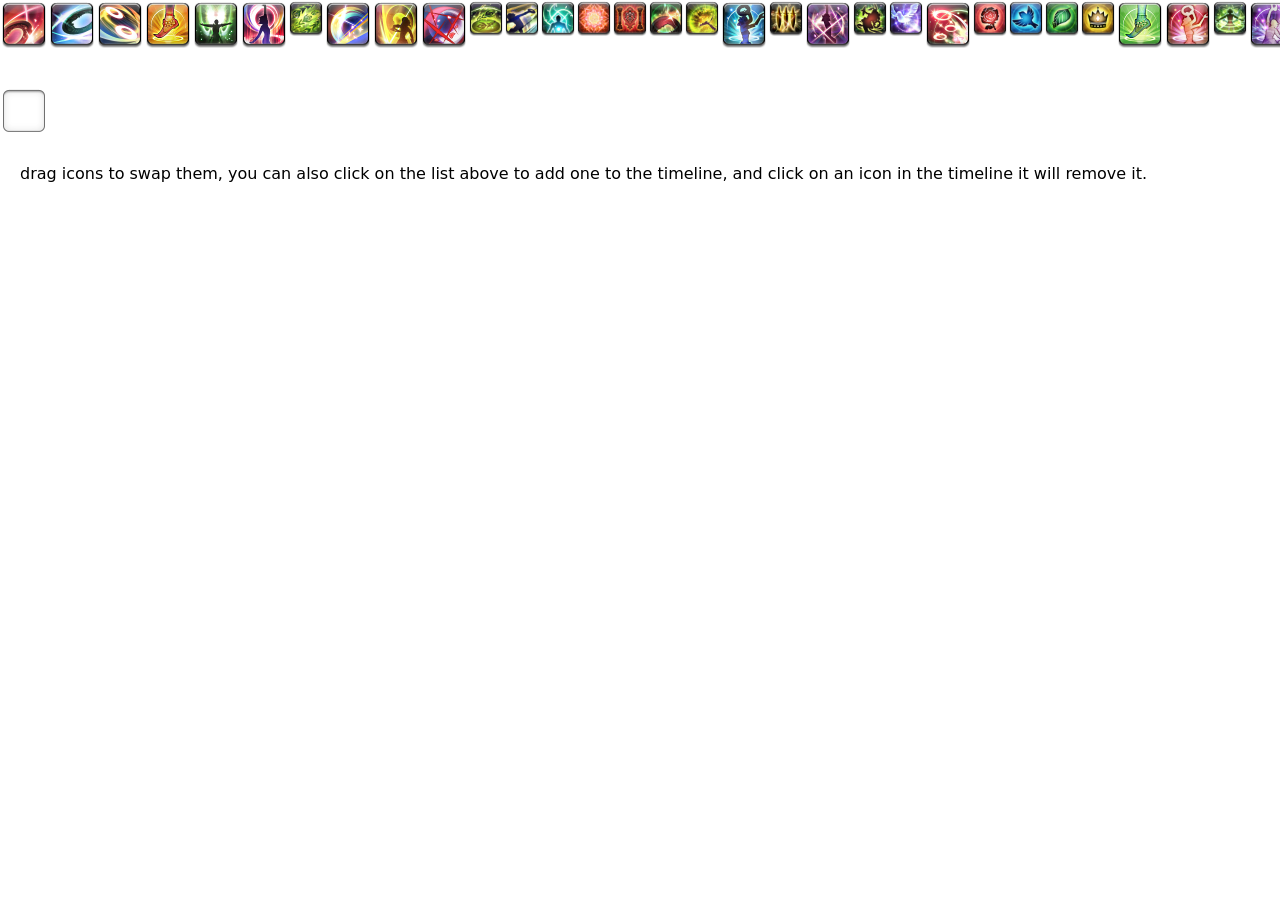
<file: xiv-rot-demo/index.html>
<!doctype html>
<html lang="en">

<head>
    <meta charset="UTF-8">
    <link rel="icon" href="/xiv-rot-demo/assets/favicon-cefac405.ico">
    
    <meta name="viewport" content="width=device-width, initial-scale=1.0">
    <title>Xd</title>
  <script type="module" crossorigin src="/xiv-rot-demo/assets/index-cfb7f75d.js"></script>
  <link rel="stylesheet" href="/xiv-rot-demo/assets/index-77602f74.css">
</head>

<body>
    <div id="app"></div>
    
</body>

</html>
</file>
<file: carrot/style.css>
body {
    background-color: #4e64df;
    position: absolute;
    margin: 0;
}

.fish {
    position: absolute;
    top: calc(50vh - 128px);
    left: calc(50vw - 128px);
    -webkit-touch-callout: none;
    -webkit-user-select: none;
    -khtml-user-select: none;
    -moz-user-select: none;
    -ms-user-select: none;
    user-select: none;
}

.tonguefish {
    top: calc(50vh - 256px);
}
</file>
<file: flop/style.css>
body {
    background-color: #4e64df;
    position: absolute;
    margin: 0;
}

.salmon {
    position: absolute;
    top: calc(50vh - 128px);
    left: calc(50vw - 128px);
    -webkit-touch-callout: none;
    -webkit-user-select: none;
    -khtml-user-select: none;
    -moz-user-select: none;
    -ms-user-select: none;
    user-select: none;
}
</file>
<file: gurgle/style.css>
body {
    background-color: #4e64df;
    position: absolute;
    margin: 0;
}

.drowned {
    position: absolute;
    top: calc(50vh - 128px);
    left: calc(50vw - 128px);
    -webkit-touch-callout: none;
    -webkit-user-select: none;
    -khtml-user-select: none;
    -moz-user-select: none;
    -ms-user-select: none;
    user-select: none;
}
</file>
<file: pop/style.css>
body {
    background-color: #4e64df;
    position: absolute;
    margin: 0;
}

.fish {
    position: absolute;
    top: calc(50vh - 128px);
    left: calc(50vw - 128px);
    -webkit-touch-callout: none;
    -webkit-user-select: none;
    -khtml-user-select: none;
    -moz-user-select: none;
    -ms-user-select: none;
    user-select: none;
}

.tonguefish {
    top: calc(50vh - 256px);
}
</file>
<file: StructureCraft-docs/main.css>
html {
	font-family: sans-serif;
	-ms-text-size-adjust: 100%;
	-webkit-text-size-adjust: 100%;
}

body {
	margin: 0;
}

main,section {
	display: block;
}

[hidden] {
	display: none;
}

a {
	background-color: transparent;
}

a:active,a:hover {
	outline: 0;
}

h1 {
	font-size: 2em;
	margin: .67em 0;
}

/*! Source: https://github.com/h5bp/html5-boilerplate/blob/master/src/css/main.css */

@media print {
	*, *:before, *:after {
		background: transparent !important;
		color: #000 !important;
		box-shadow: none !important;
		text-shadow: none !important;
	}

	a, a:visited {
		text-decoration: underline;
	}

	a[href]:after {
		content: " (" attr(href) ")";
	}

	a[href^="#"]:after,	a[href^="javascript:"]:after {
		content: "";
	}

	p,	h2,	h3 {
		orphans: 3;
		widows: 3;
	}

	h2,	h3 {
		page-break-after: avoid;
	}
}

@font-face {
	font-family: 'Glyphicons Halflings';
	src: url('../fonts/glyphicons-halflings-regular.eot');
	src: url('../fonts/glyphicons-halflings-regular.eot?#iefix') format('embedded-opentype'), url('../fonts/glyphicons-halflings-regular.woff2') format('woff2'), url('../fonts/glyphicons-halflings-regular.woff') format('woff'), url('../fonts/glyphicons-halflings-regular.ttf') format('truetype'), url('../fonts/glyphicons-halflings-regular.svg#glyphicons_halflingsregular') format('svg');
}

* {
	-webkit-box-sizing: border-box;
	-moz-box-sizing: border-box;
	box-sizing: border-box;
}

*:before,*:after {
	-webkit-box-sizing: border-box;
	-moz-box-sizing: border-box;
	box-sizing: border-box;
}

html {
	font-size: 10px;
	-webkit-tap-highlight-color: rgba(0, 0, 0, 0);
}

body {
	font-family: "Helvetica Neue", Helvetica, Arial, sans-serif;
	font-size: 14px;
	line-height: 1.42857143;
	color: #333;
	background-color: #fff;
}

a {
	color: #337ab7;
	text-decoration: none;
}

a:hover,a:focus {
	color: #23527c;
	text-decoration: underline;
}

a:focus {
	outline: 5px auto -webkit-focus-ring-color;
	outline-offset: -2px;
}

[role="button"] {
	cursor: pointer;
}

h1,h2,h3,h4,h5,h6,.h1,.h2,.h3,.h4,.h5,.h6 {
	font-family: inherit;
	font-weight: 500;
	line-height: 1.1;
	color: inherit;
}

h1,.h1,h2,.h2,h3,.h3 {
	margin-top: 20px;
	margin-bottom: 10px;
}

h4,.h4,h5,.h5,h6,.h6 {
	margin-top: 10px;
	margin-bottom: 10px;
}

h1,.h1 {
	font-size: 36px;
}

h2,.h2 {
	font-size: 30px;
}

h3,.h3 {
	font-size: 24px;
}

h4,.h4 {
	font-size: 18px;
}

h5,.h5 {
	font-size: 14px;
}

h6,.h6 {
	font-size: 12px;
}

p {
	margin: 0 0 10px;
}

dl {
	margin-top: 0;
	margin-bottom: 20px;
}

dt,dd {
	line-height: 1.42857143;
}

dt {
	font-weight: bold;
}

dd {
	margin-left: 0;
}

.container {
	margin-right: auto;
	margin-left: auto;
	padding-left: 15px;
	padding-right: 15px;
}

@media (min-width: 768px) {
	.container {
		width: 750px;
	}
}

@media (min-width: 992px) {
	.container {
		width: 970px;
	}
}

@media (min-width: 1200px) {
	.container {
		width: 1170px;
	}
}

@-webkit-keyframes progress-bar-stripes {
	from {
		background-position: 40px 0;
	}

	to {
		background-position: 0 0;
	}
}

@keyframes progress-bar-stripes {
	from {
		background-position: 40px 0;
	}

	to {
		background-position: 0 0;
	}
}

.panel {
	margin: 20px 0;
	background-color: #fff;
	border: 1px solid transparent;
	border-radius: 4px;
	-webkit-box-shadow: 0 1px 1px rgba(0, 0, 0, 0.05);
	box-shadow: 0 1px 1px rgba(0, 0, 0, 0.05);
}

.panel-body {
	padding: 15px;
}

.panel-heading {
	padding: 10px 15px;
	border-bottom: 1px solid transparent;
	border-top-right-radius: 3px;
	border-top-left-radius: 3px;
}

.panel-title {
	margin-top: 0;
	margin-bottom: 0;
	font-size: 16px;
	color: inherit;
}

.panel-title>a {
	color: inherit;
}

.container:before,.container:after,.panel-body:before,.panel-body:after {
	content: " ";
	display: table;
}

.container:after,.panel-body:after {
	clear: both;
}

/*
/*
Original style from softwaremaniacs.org (c) Ivan Sagalaev <Maniac@SoftwareManiacs.Org>

*/

.panel-definition {
	border-color: #a2a2a2;
}

.panel-definition>.panel-heading {
	color: #000;
	background-color: #eee;
	border-color: #a2a2a2;
}

.json-schema-description:before {
	font-weight: bold;
	color: #555;
	text-transform: uppercase;
	content: "Description";
	padding-bottom: .5em;
	display: block;
}

.json-schema-description:not(:last-child) {
	padding-bottom: 1.5em;
}

.json-schema-properties:before {
	font-weight: bold;
	color: #555;
	text-transform: uppercase;
	content: "Properties";
	padding-bottom: .5em;
	display: block;
}

.json-schema-properties:not(:last-child) {
	padding-bottom: 1.5em;
}

.json-schema-properties dd:not(:last-child) {
	padding-bottom: 1em;
}

.json-schema-properties dl {
	margin: 0;
}

.json-schema-array-items:before {
	font-weight: bold;
	color: #555;
	text-transform: uppercase;
	content: "Items";
	padding-bottom: .5em;
	display: block;
}

.json-schema-array-items:not(:last-child) {
	padding-bottom: 1.5em;
}

.json-inner-schema .json-schema-properties,.json-inner-schema .json-schema-array-items,.json-inner-schema .json-schema-description {
	padding-left: 1em;
	padding-bottom: .5em;
	border-left: 2px solid #a2a2a2;
}

.json-property-required:before {
	display: inline;
	padding: .2em .6em .3em;
	font-size: 75%;
	font-weight: bold;
	line-height: 1;
	color: #fff;
	text-align: center;
	white-space: nowrap;
	vertical-align: baseline;
	border-radius: .25em;
	background-color: #448bc8;
	content: "required";
}

a.json-property-required:before:hover,a.json-property-required:before:focus {
	color: #fff;
	text-decoration: none;
	cursor: pointer;
}

.json-property-required:before:empty {
	display: none;
}

.json-property-required:before[href]:hover,.json-property-required:before[href]:focus {
	background-color: #5e5e5e;
}

.json-property-type {
	font-style: italic;
	font-weight: 100;
}

/*# sourceMappingURL=main.css.map */
</file>
<file: structurecraft-docs/main.css>
html {
	font-family: sans-serif;
	-ms-text-size-adjust: 100%;
	-webkit-text-size-adjust: 100%;
}

body {
	margin: 0;
}

main,section {
	display: block;
}

[hidden] {
	display: none;
}

a {
	background-color: transparent;
}

a:active,a:hover {
	outline: 0;
}

h1 {
	font-size: 2em;
	margin: .67em 0;
}

/*! Source: https://github.com/h5bp/html5-boilerplate/blob/master/src/css/main.css */

@media print {
	*, *:before, *:after {
		background: transparent !important;
		color: #000 !important;
		box-shadow: none !important;
		text-shadow: none !important;
	}

	a, a:visited {
		text-decoration: underline;
	}

	a[href]:after {
		content: " (" attr(href) ")";
	}

	a[href^="#"]:after,	a[href^="javascript:"]:after {
		content: "";
	}

	p,	h2,	h3 {
		orphans: 3;
		widows: 3;
	}

	h2,	h3 {
		page-break-after: avoid;
	}
}

@font-face {
	font-family: 'Glyphicons Halflings';
	src: url('../fonts/glyphicons-halflings-regular.eot');
	src: url('../fonts/glyphicons-halflings-regular.eot?#iefix') format('embedded-opentype'), url('../fonts/glyphicons-halflings-regular.woff2') format('woff2'), url('../fonts/glyphicons-halflings-regular.woff') format('woff'), url('../fonts/glyphicons-halflings-regular.ttf') format('truetype'), url('../fonts/glyphicons-halflings-regular.svg#glyphicons_halflingsregular') format('svg');
}

* {
	-webkit-box-sizing: border-box;
	-moz-box-sizing: border-box;
	box-sizing: border-box;
}

*:before,*:after {
	-webkit-box-sizing: border-box;
	-moz-box-sizing: border-box;
	box-sizing: border-box;
}

html {
	font-size: 10px;
	-webkit-tap-highlight-color: rgba(0, 0, 0, 0);
}

body {
	font-family: "Helvetica Neue", Helvetica, Arial, sans-serif;
	font-size: 14px;
	line-height: 1.42857143;
	color: #333;
	background-color: #fff;
}

a {
	color: #337ab7;
	text-decoration: none;
}

a:hover,a:focus {
	color: #23527c;
	text-decoration: underline;
}

a:focus {
	outline: 5px auto -webkit-focus-ring-color;
	outline-offset: -2px;
}

[role="button"] {
	cursor: pointer;
}

h1,h2,h3,h4,h5,h6,.h1,.h2,.h3,.h4,.h5,.h6 {
	font-family: inherit;
	font-weight: 500;
	line-height: 1.1;
	color: inherit;
}

h1,.h1,h2,.h2,h3,.h3 {
	margin-top: 20px;
	margin-bottom: 10px;
}

h4,.h4,h5,.h5,h6,.h6 {
	margin-top: 10px;
	margin-bottom: 10px;
}

h1,.h1 {
	font-size: 36px;
}

h2,.h2 {
	font-size: 30px;
}

h3,.h3 {
	font-size: 24px;
}

h4,.h4 {
	font-size: 18px;
}

h5,.h5 {
	font-size: 14px;
}

h6,.h6 {
	font-size: 12px;
}

p {
	margin: 0 0 10px;
}

dl {
	margin-top: 0;
	margin-bottom: 20px;
}

dt,dd {
	line-height: 1.42857143;
}

dt {
	font-weight: bold;
}

dd {
	margin-left: 0;
}

.container {
	margin-right: auto;
	margin-left: auto;
	padding-left: 15px;
	padding-right: 15px;
}

@media (min-width: 768px) {
	.container {
		width: 750px;
	}
}

@media (min-width: 992px) {
	.container {
		width: 970px;
	}
}

@media (min-width: 1200px) {
	.container {
		width: 1170px;
	}
}

@-webkit-keyframes progress-bar-stripes {
	from {
		background-position: 40px 0;
	}

	to {
		background-position: 0 0;
	}
}

@keyframes progress-bar-stripes {
	from {
		background-position: 40px 0;
	}

	to {
		background-position: 0 0;
	}
}

.panel {
	margin: 20px 0;
	background-color: #fff;
	border: 1px solid transparent;
	border-radius: 4px;
	-webkit-box-shadow: 0 1px 1px rgba(0, 0, 0, 0.05);
	box-shadow: 0 1px 1px rgba(0, 0, 0, 0.05);
}

.panel-body {
	padding: 15px;
}

.panel-heading {
	padding: 10px 15px;
	border-bottom: 1px solid transparent;
	border-top-right-radius: 3px;
	border-top-left-radius: 3px;
}

.panel-title {
	margin-top: 0;
	margin-bottom: 0;
	font-size: 16px;
	color: inherit;
}

.panel-title>a {
	color: inherit;
}

.container:before,.container:after,.panel-body:before,.panel-body:after {
	content: " ";
	display: table;
}

.container:after,.panel-body:after {
	clear: both;
}

/*
/*
Original style from softwaremaniacs.org (c) Ivan Sagalaev <Maniac@SoftwareManiacs.Org>

*/

.panel-definition {
	border-color: #a2a2a2;
}

.panel-definition>.panel-heading {
	color: #000;
	background-color: #eee;
	border-color: #a2a2a2;
}

.json-schema-description:before {
	font-weight: bold;
	color: #555;
	text-transform: uppercase;
	content: "Description";
	padding-bottom: .5em;
	display: block;
}

.json-schema-description:not(:last-child) {
	padding-bottom: 1.5em;
}

.json-schema-properties:before {
	font-weight: bold;
	color: #555;
	text-transform: uppercase;
	content: "Properties";
	padding-bottom: .5em;
	display: block;
}

.json-schema-properties:not(:last-child) {
	padding-bottom: 1.5em;
}

.json-schema-properties dd:not(:last-child) {
	padding-bottom: 1em;
}

.json-schema-properties dl {
	margin: 0;
}

.json-schema-array-items:before {
	font-weight: bold;
	color: #555;
	text-transform: uppercase;
	content: "Items";
	padding-bottom: .5em;
	display: block;
}

.json-schema-array-items:not(:last-child) {
	padding-bottom: 1.5em;
}

.json-inner-schema .json-schema-properties,.json-inner-schema .json-schema-array-items,.json-inner-schema .json-schema-description {
	padding-left: 1em;
	padding-bottom: .5em;
	border-left: 2px solid #a2a2a2;
}

.json-property-required:before {
	display: inline;
	padding: .2em .6em .3em;
	font-size: 75%;
	font-weight: bold;
	line-height: 1;
	color: #fff;
	text-align: center;
	white-space: nowrap;
	vertical-align: baseline;
	border-radius: .25em;
	background-color: #448bc8;
	content: "required";
}

a.json-property-required:before:hover,a.json-property-required:before:focus {
	color: #fff;
	text-decoration: none;
	cursor: pointer;
}

.json-property-required:before:empty {
	display: none;
}

.json-property-required:before[href]:hover,.json-property-required:before[href]:focus {
	background-color: #5e5e5e;
}

.json-property-type {
	font-style: italic;
	font-weight: 100;
}

/*# sourceMappingURL=main.css.map */
</file>
<file: StructureCraft-json-docs/main.css>
html {
	font-family: sans-serif;
	-ms-text-size-adjust: 100%;
	-webkit-text-size-adjust: 100%;
}

body {
	margin: 0;
}

main,section {
	display: block;
}

[hidden] {
	display: none;
}

a {
	background-color: transparent;
}

a:active,a:hover {
	outline: 0;
}

h1 {
	font-size: 2em;
	margin: .67em 0;
}

/*! Source: https://github.com/h5bp/html5-boilerplate/blob/master/src/css/main.css */

@media print {
	*, *:before, *:after {
		background: transparent !important;
		color: #000 !important;
		box-shadow: none !important;
		text-shadow: none !important;
	}

	a, a:visited {
		text-decoration: underline;
	}

	a[href]:after {
		content: " (" attr(href) ")";
	}

	a[href^="#"]:after,	a[href^="javascript:"]:after {
		content: "";
	}

	p,	h2,	h3 {
		orphans: 3;
		widows: 3;
	}

	h2,	h3 {
		page-break-after: avoid;
	}
}

@font-face {
	font-family: 'Glyphicons Halflings';
	src: url('../fonts/glyphicons-halflings-regular.eot');
	src: url('../fonts/glyphicons-halflings-regular.eot?#iefix') format('embedded-opentype'), url('../fonts/glyphicons-halflings-regular.woff2') format('woff2'), url('../fonts/glyphicons-halflings-regular.woff') format('woff'), url('../fonts/glyphicons-halflings-regular.ttf') format('truetype'), url('../fonts/glyphicons-halflings-regular.svg#glyphicons_halflingsregular') format('svg');
}

* {
	-webkit-box-sizing: border-box;
	-moz-box-sizing: border-box;
	box-sizing: border-box;
}

*:before,*:after {
	-webkit-box-sizing: border-box;
	-moz-box-sizing: border-box;
	box-sizing: border-box;
}

html {
	font-size: 10px;
	-webkit-tap-highlight-color: rgba(0, 0, 0, 0);
}

body {
	font-family: "Helvetica Neue", Helvetica, Arial, sans-serif;
	font-size: 14px;
	line-height: 1.42857143;
	color: #333;
	background-color: #fff;
}

a {
	color: #337ab7;
	text-decoration: none;
}

a:hover,a:focus {
	color: #23527c;
	text-decoration: underline;
}

a:focus {
	outline: 5px auto -webkit-focus-ring-color;
	outline-offset: -2px;
}

[role="button"] {
	cursor: pointer;
}

h1,h2,h3,h4,h5,h6,.h1,.h2,.h3,.h4,.h5,.h6 {
	font-family: inherit;
	font-weight: 500;
	line-height: 1.1;
	color: inherit;
}

h1,.h1,h2,.h2,h3,.h3 {
	margin-top: 20px;
	margin-bottom: 10px;
}

h4,.h4,h5,.h5,h6,.h6 {
	margin-top: 10px;
	margin-bottom: 10px;
}

h1,.h1 {
	font-size: 36px;
}

h2,.h2 {
	font-size: 30px;
}

h3,.h3 {
	font-size: 24px;
}

h4,.h4 {
	font-size: 18px;
}

h5,.h5 {
	font-size: 14px;
}

h6,.h6 {
	font-size: 12px;
}

p {
	margin: 0 0 10px;
}

dl {
	margin-top: 0;
	margin-bottom: 20px;
}

dt,dd {
	line-height: 1.42857143;
}

dt {
	font-weight: bold;
}

dd {
	margin-left: 0;
}

.container {
	margin-right: auto;
	margin-left: auto;
	padding-left: 15px;
	padding-right: 15px;
}

@media (min-width: 768px) {
	.container {
		width: 750px;
	}
}

@media (min-width: 992px) {
	.container {
		width: 970px;
	}
}

@media (min-width: 1200px) {
	.container {
		width: 1170px;
	}
}

@-webkit-keyframes progress-bar-stripes {
	from {
		background-position: 40px 0;
	}

	to {
		background-position: 0 0;
	}
}

@keyframes progress-bar-stripes {
	from {
		background-position: 40px 0;
	}

	to {
		background-position: 0 0;
	}
}

.panel {
	margin: 20px 0;
	background-color: #fff;
	border: 1px solid transparent;
	border-radius: 4px;
	-webkit-box-shadow: 0 1px 1px rgba(0, 0, 0, 0.05);
	box-shadow: 0 1px 1px rgba(0, 0, 0, 0.05);
}

.panel-body {
	padding: 15px;
}

.panel-heading {
	padding: 10px 15px;
	border-bottom: 1px solid transparent;
	border-top-right-radius: 3px;
	border-top-left-radius: 3px;
}

.panel-title {
	margin-top: 0;
	margin-bottom: 0;
	font-size: 16px;
	color: inherit;
}

.panel-title>a {
	color: inherit;
}

.container:before,.container:after,.panel-body:before,.panel-body:after {
	content: " ";
	display: table;
}

.container:after,.panel-body:after {
	clear: both;
}

/*
/*
Original style from softwaremaniacs.org (c) Ivan Sagalaev <Maniac@SoftwareManiacs.Org>

*/

.panel-definition {
	border-color: #a2a2a2;
}

.panel-definition>.panel-heading {
	color: #000;
	background-color: #eee;
	border-color: #a2a2a2;
}

.json-schema-description:before {
	font-weight: bold;
	color: #555;
	text-transform: uppercase;
	content: "Description";
	padding-bottom: .5em;
	display: block;
}

.json-schema-description:not(:last-child) {
	padding-bottom: 1.5em;
}

.json-schema-properties:before {
	font-weight: bold;
	color: #555;
	text-transform: uppercase;
	content: "Properties";
	padding-bottom: .5em;
	display: block;
}

.json-schema-properties:not(:last-child) {
	padding-bottom: 1.5em;
}

.json-schema-properties dd:not(:last-child) {
	padding-bottom: 1em;
}

.json-schema-properties dl {
	margin: 0;
}

.json-schema-array-items:before {
	font-weight: bold;
	color: #555;
	text-transform: uppercase;
	content: "Items";
	padding-bottom: .5em;
	display: block;
}

.json-schema-array-items:not(:last-child) {
	padding-bottom: 1.5em;
}

.json-inner-schema .json-schema-properties,.json-inner-schema .json-schema-array-items,.json-inner-schema .json-schema-description {
	padding-left: 1em;
	padding-bottom: .5em;
	border-left: 2px solid #a2a2a2;
}

.json-property-required:before {
	display: inline;
	padding: .2em .6em .3em;
	font-size: 75%;
	font-weight: bold;
	line-height: 1;
	color: #fff;
	text-align: center;
	white-space: nowrap;
	vertical-align: baseline;
	border-radius: .25em;
	background-color: #448bc8;
	content: "required";
}

a.json-property-required:before:hover,a.json-property-required:before:focus {
	color: #fff;
	text-decoration: none;
	cursor: pointer;
}

.json-property-required:before:empty {
	display: none;
}

.json-property-required:before[href]:hover,.json-property-required:before[href]:focus {
	background-color: #5e5e5e;
}

.json-property-type {
	font-style: italic;
	font-weight: 100;
}

/*# sourceMappingURL=main.css.map */
</file>
<file: xiv-rot-demo/assets/index-77602f74.css>
*,:before,:after{box-sizing:border-box;border-width:0;border-style:solid;border-color:#e5e7eb}:before,:after{--tw-content: ""}html{line-height:1.5;-webkit-text-size-adjust:100%;-moz-tab-size:4;-o-tab-size:4;tab-size:4;font-family:ui-sans-serif,system-ui,-apple-system,BlinkMacSystemFont,Segoe UI,Roboto,Helvetica Neue,Arial,Noto Sans,sans-serif,"Apple Color Emoji","Segoe UI Emoji",Segoe UI Symbol,"Noto Color Emoji";font-feature-settings:normal;font-variation-settings:normal}body{margin:0;line-height:inherit}hr{height:0;color:inherit;border-top-width:1px}abbr:where([title]){-webkit-text-decoration:underline dotted;text-decoration:underline dotted}h1,h2,h3,h4,h5,h6{font-size:inherit;font-weight:inherit}a{color:inherit;text-decoration:inherit}b,strong{font-weight:bolder}code,kbd,samp,pre{font-family:ui-monospace,SFMono-Regular,Menlo,Monaco,Consolas,Liberation Mono,Courier New,monospace;font-size:1em}small{font-size:80%}sub,sup{font-size:75%;line-height:0;position:relative;vertical-align:baseline}sub{bottom:-.25em}sup{top:-.5em}table{text-indent:0;border-color:inherit;border-collapse:collapse}button,input,optgroup,select,textarea{font-family:inherit;font-feature-settings:inherit;font-variation-settings:inherit;font-size:100%;font-weight:inherit;line-height:inherit;color:inherit;margin:0;padding:0}button,select{text-transform:none}button,[type=button],[type=reset],[type=submit]{-webkit-appearance:button;background-color:transparent;background-image:none}:-moz-focusring{outline:auto}:-moz-ui-invalid{box-shadow:none}progress{vertical-align:baseline}::-webkit-inner-spin-button,::-webkit-outer-spin-button{height:auto}[type=search]{-webkit-appearance:textfield;outline-offset:-2px}::-webkit-search-decoration{-webkit-appearance:none}::-webkit-file-upload-button{-webkit-appearance:button;font:inherit}summary{display:list-item}blockquote,dl,dd,h1,h2,h3,h4,h5,h6,hr,figure,p,pre{margin:0}fieldset{margin:0;padding:0}legend{padding:0}ol,ul,menu{list-style:none;margin:0;padding:0}dialog{padding:0}textarea{resize:vertical}input::-moz-placeholder,textarea::-moz-placeholder{opacity:1;color:#9ca3af}input::placeholder,textarea::placeholder{opacity:1;color:#9ca3af}button,[role=button]{cursor:pointer}:disabled{cursor:default}img,svg,video,canvas,audio,iframe,embed,object{display:block;vertical-align:middle}img,video{max-width:100%;height:auto}[hidden]{display:none}*,:before,:after{--tw-border-spacing-x: 0;--tw-border-spacing-y: 0;--tw-translate-x: 0;--tw-translate-y: 0;--tw-rotate: 0;--tw-skew-x: 0;--tw-skew-y: 0;--tw-scale-x: 1;--tw-scale-y: 1;--tw-pan-x: ;--tw-pan-y: ;--tw-pinch-zoom: ;--tw-scroll-snap-strictness: proximity;--tw-gradient-from-position: ;--tw-gradient-via-position: ;--tw-gradient-to-position: ;--tw-ordinal: ;--tw-slashed-zero: ;--tw-numeric-figure: ;--tw-numeric-spacing: ;--tw-numeric-fraction: ;--tw-ring-inset: ;--tw-ring-offset-width: 0px;--tw-ring-offset-color: #fff;--tw-ring-color: rgb(59 130 246 / .5);--tw-ring-offset-shadow: 0 0 #0000;--tw-ring-shadow: 0 0 #0000;--tw-shadow: 0 0 #0000;--tw-shadow-colored: 0 0 #0000;--tw-blur: ;--tw-brightness: ;--tw-contrast: ;--tw-grayscale: ;--tw-hue-rotate: ;--tw-invert: ;--tw-saturate: ;--tw-sepia: ;--tw-drop-shadow: ;--tw-backdrop-blur: ;--tw-backdrop-brightness: ;--tw-backdrop-contrast: ;--tw-backdrop-grayscale: ;--tw-backdrop-hue-rotate: ;--tw-backdrop-invert: ;--tw-backdrop-opacity: ;--tw-backdrop-saturate: ;--tw-backdrop-sepia: }::backdrop{--tw-border-spacing-x: 0;--tw-border-spacing-y: 0;--tw-translate-x: 0;--tw-translate-y: 0;--tw-rotate: 0;--tw-skew-x: 0;--tw-skew-y: 0;--tw-scale-x: 1;--tw-scale-y: 1;--tw-pan-x: ;--tw-pan-y: ;--tw-pinch-zoom: ;--tw-scroll-snap-strictness: proximity;--tw-gradient-from-position: ;--tw-gradient-via-position: ;--tw-gradient-to-position: ;--tw-ordinal: ;--tw-slashed-zero: ;--tw-numeric-figure: ;--tw-numeric-spacing: ;--tw-numeric-fraction: ;--tw-ring-inset: ;--tw-ring-offset-width: 0px;--tw-ring-offset-color: #fff;--tw-ring-color: rgb(59 130 246 / .5);--tw-ring-offset-shadow: 0 0 #0000;--tw-ring-shadow: 0 0 #0000;--tw-shadow: 0 0 #0000;--tw-shadow-colored: 0 0 #0000;--tw-blur: ;--tw-brightness: ;--tw-contrast: ;--tw-grayscale: ;--tw-hue-rotate: ;--tw-invert: ;--tw-saturate: ;--tw-sepia: ;--tw-drop-shadow: ;--tw-backdrop-blur: ;--tw-backdrop-brightness: ;--tw-backdrop-contrast: ;--tw-backdrop-grayscale: ;--tw-backdrop-hue-rotate: ;--tw-backdrop-invert: ;--tw-backdrop-opacity: ;--tw-backdrop-saturate: ;--tw-backdrop-sepia: }.pointer-events-none{pointer-events:none}.invisible{visibility:hidden}.fixed{position:fixed}.absolute{position:absolute}.relative{position:relative}.left-0{left:0}.top-0{top:0}.z-10{z-index:10}.z-20{z-index:20}.z-30{z-index:30}.m-5{margin:1.25rem}.mt-8{margin-top:2rem}.inline-flex{display:inline-flex}.h-full{height:100%}.w-full{width:100%}.transform{transform:translate(var(--tw-translate-x),var(--tw-translate-y)) rotate(var(--tw-rotate)) skew(var(--tw-skew-x)) skewY(var(--tw-skew-y)) scaleX(var(--tw-scale-x)) scaleY(var(--tw-scale-y))}.animate-none{animation:none}.select-none{-webkit-user-select:none;-moz-user-select:none;user-select:none}.flex-row{flex-direction:row}.flex-wrap{flex-wrap:wrap}.opacity-0{opacity:0}.transition-opacity{transition-property:opacity;transition-timing-function:cubic-bezier(.4,0,.2,1);transition-duration:.15s}.duration-75{transition-duration:75ms}.ease-linear{transition-timing-function:linear}.action-base{width:calc(var(--action-size) * 1.2);height:calc(var(--action-size) * 1.2)}.action-icon{width:var(--action-size);height:var(--action-size);top:calc(var(--action-size) * .1);left:calc(var(--action-size) * .1)}.action-mask{max-width:calc(var(--action-size) * 1.2);max-height:calc(var(--action-size) * 1.2);width:calc(var(--action-size) * 1.2);height:calc(var(--action-size) * 1.2);margin:calc(var(--action-size) * -.1);transform:translateY(calc(var(--action-size)*.025))}.action-select{max-width:calc(var(--action-size) * 1.8);max-height:calc(var(--action-size) * 1.8);width:calc(var(--action-size) * 1.8);height:calc(var(--action-size) * 1.8);margin:calc(var(--action-size) * -.4);transform:translateY(calc(var(--action-size)*.025))}.action-slot{max-width:calc(var(--action-size) * 1.2);max-height:calc(var(--action-size) * 1.2);width:calc(var(--action-size) * 1.2);height:calc(var(--action-size) * 1.2);transform:translateY(calc(var(--action-size)*.025))}.\[--action-scale\:40px\]{--action-scale: 40px}.\[--action-size\:calc\(var\(--action-scale\)\*0\.75\)\]{--action-size: calc(var(--action-scale) * .75)}.\[--action-size\:var\(--action-scale\)\]{--action-size: var(--action-scale)}.peer:hover~.peer-hover\:opacity-100{opacity:1}.dragging.svelte-1y0bq60{position:fixed}
</file>
